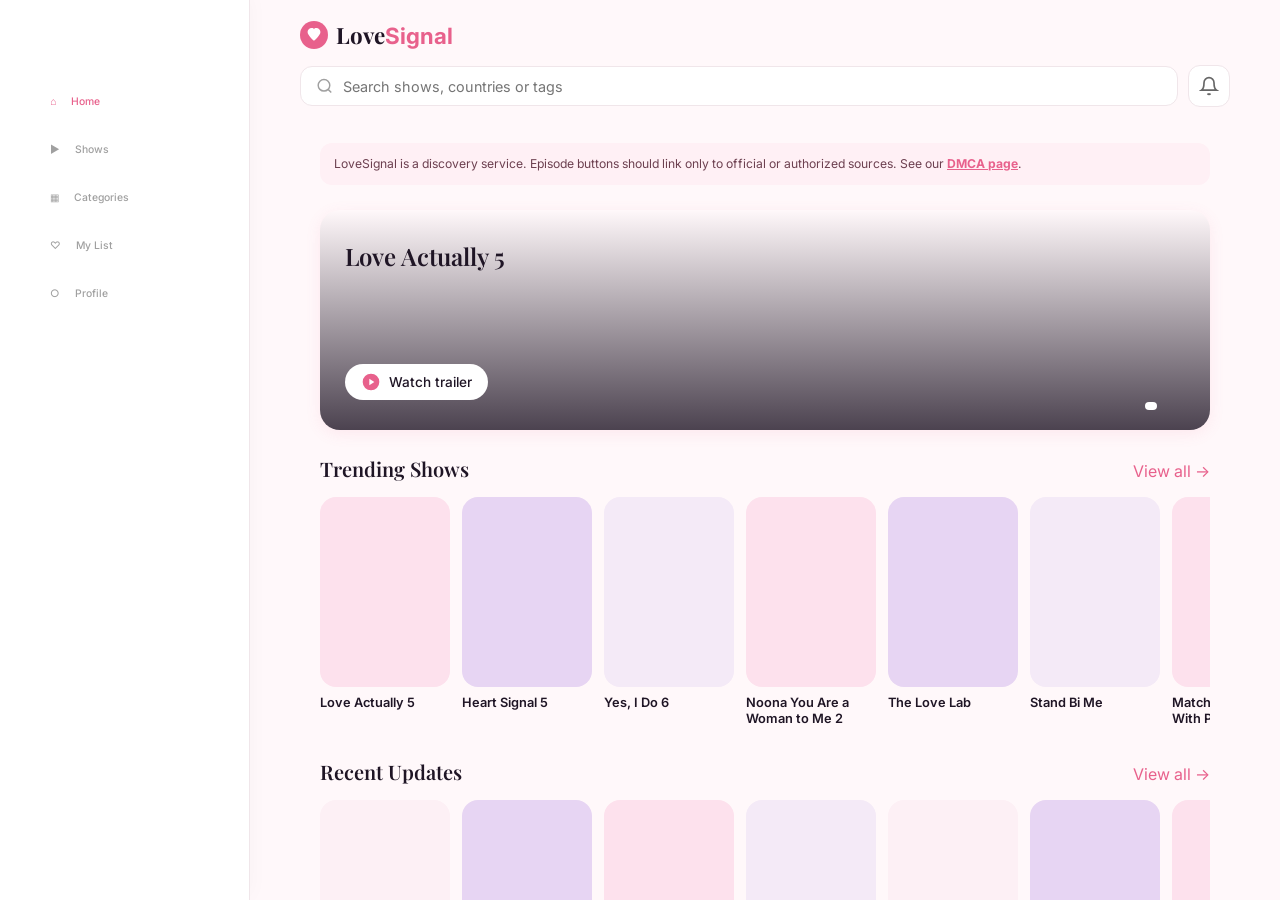
<file: index.html>
<!DOCTYPE html>
<html lang="en">
<head>
    <meta charset="UTF-8">
    <meta name="viewport" content="width=device-width, initial-scale=1.0">
    <meta name="theme-color" content="#E8618C">
    <meta name="description" content="Discover Asian dating reality shows, save a watchlist, explore episode guides, and find official viewing links on LoveSignal.">
    <meta name="robots" content="index,follow,max-image-preview:large">
    <link rel="canonical" href="https://lovesignal520-ui.github.io/lovesignal/">
    <link rel="icon" href="favicon.svg" type="image/svg+xml">
    <link rel="manifest" href="site.webmanifest">

    <meta property="og:type" content="website">
    <meta property="og:site_name" content="LoveSignal">
    <meta property="og:title" content="LoveSignal | Asian Dating Reality Shows">
    <meta property="og:description" content="Track Asian dating reality shows, discover new series, and find official viewing links.">
    <meta property="og:url" content="https://lovesignal520-ui.github.io/lovesignal/">
    <meta name="twitter:card" content="summary">
    <meta name="twitter:title" content="LoveSignal | Asian Dating Reality Shows">
    <meta name="twitter:description" content="Track shows, discover new series, and find official viewing links.">

    <title>LoveSignal | Asian Dating Reality Shows & Romance</title>

    <script async src="https://www.googletagmanager.com/gtag/js?id=G-5QBX6DWXT4"></script>
    <script>
      window.dataLayer = window.dataLayer || [];
      function gtag(){dataLayer.push(arguments);}
      gtag('js', new Date());
      gtag('config', 'G-5QBX6DWXT4', { anonymize_ip: true });
    </script>

    <script type="application/ld+json">
    {
      "@context": "https://schema.org",
      "@type": "WebSite",
      "name": "LoveSignal",
      "url": "https://lovesignal520-ui.github.io/lovesignal/",
      "description": "A discovery and watchlist website for Asian dating reality shows.",
      "potentialAction": {
        "@type": "SearchAction",
        "target": "https://lovesignal520-ui.github.io/lovesignal/?q={search_term_string}",
        "query-input": "required name=search_term_string"
      }
    }
    </script>

    <link rel="preconnect" href="https://fonts.googleapis.com">
    <link rel="preconnect" href="https://fonts.gstatic.com" crossorigin>
    <link href="https://fonts.googleapis.com/css2?family=Inter:wght@400;500;600;700&family=Playfair+Display:wght@500;600;700&display=swap" rel="stylesheet">
    <link rel="stylesheet" href="style.css?v=3">
</head>
<body>
<a class="skip-link" href="#mainContent" style="position:absolute;left:-9999px;top:8px;z-index:9999;background:white;padding:10px;border-radius:8px;">Skip to content</a>
<div class="app-container">
    <header class="app-header">
        <div class="brand-logo" role="button" tabindex="0" aria-label="Go to LoveSignal home" onclick="switchTab('homeView', 0)" onkeydown="if(event.key==='Enter'||event.key===' '){switchTab('homeView',0)}">
            <svg width="28" height="28" viewBox="0 0 24 24" fill="none" aria-hidden="true"><circle cx="12" cy="12" r="12" fill="#E8618C"/><path d="M12 17C12 17 6.5 12.5 6.5 9.5C6.5 7.5 8 6 10 6C11.2 6 11.8 6.5 12 7C12.2 6.5 12.8 6 14 6C16 6 17.5 7.5 17.5 9.5C17.5 12.5 12 17 12 17Z" fill="white"/></svg>
            <h2>Love<span>Signal</span></h2>
        </div>
        <div class="search-row">
            <label class="search-bar" for="searchInput">
                <svg width="18" height="18" viewBox="0 0 24 24" fill="none" stroke="#A0A0A0" stroke-width="2" aria-hidden="true"><circle cx="11" cy="11" r="8"></circle><line x1="21" y1="21" x2="16.65" y2="16.65"></line></svg>
                <input type="search" id="searchInput" placeholder="Search shows, countries or tags" autocomplete="off">
            </label>
            <button class="filter-btn" aria-label="Notifications" onclick="showToast('🔔 No new notifications')">
                <svg width="20" height="20" viewBox="0 0 24 24" fill="none" stroke="#666" stroke-width="2" aria-hidden="true"><path d="M18 8A6 6 0 0 0 6 8c0 7-3 9-3 9h18s-3-2-3-9"></path><path d="M13.73 21a2 2 0 0 1-3.46 0"></path></svg>
            </button>
        </div>
    </header>

    <main class="scroll-content" id="mainContent">
        <div id="homeView" class="view active">
            <p class="site-notice">LoveSignal is a discovery service. Episode buttons should link only to official or authorized sources. See our <a href="dmca.html">DMCA page</a>.</p>
            <section class="section-padding" aria-label="Featured shows">
                <div class="hero-card">
                    <h1 class="serif-title">Featured show</h1>
                    <button id="homeHeroWatchBtn" class="pill-btn watch-btn">
                        <svg width="20" height="20" viewBox="0 0 24 24" fill="none" aria-hidden="true"><circle cx="12" cy="12" r="10" fill="#E8618C"/><path d="M10 8L16 12L10 16V8Z" fill="white"/></svg>
                        Watch trailer
                    </button>
                    <div class="carousel-dots" aria-label="Featured show slides"><button class="dot active" aria-label="Slide 1"></button><button class="dot" aria-label="Slide 2"></button><button class="dot" aria-label="Slide 3"></button></div>
                </div>
            </section>

            <section class="section-padding">
                <div class="section-header"><h2 class="serif-title">Trending Shows</h2><button class="view-all" onclick="switchTab('showsView', 1)">View all →</button></div>
                <div class="horizontal-scroll" id="homeTrendingGrid"></div>
            </section>

            <section class="section-padding">
                <div class="section-header"><h2 class="serif-title">Recent Updates</h2><button class="view-all" onclick="switchTab('showsView', 1)">View all →</button></div>
                <div class="updates-list" id="homeRecentUpdatesList"></div>
            </section>

            <section class="section-padding" style="padding-bottom:30px;">
                <div class="section-header"><h2 class="serif-title">Upcoming Shows</h2></div>
                <div class="horizontal-scroll" id="upcomingShowsList"></div>
            </section>

            <section class="section-padding" style="padding-bottom:30px;">
                <div class="ad-slot" aria-label="Advertisement placeholder">Advertisement area — activate only after approval and label every ad clearly.</div>
            </section>

            <footer class="seo-footer">
                <nav aria-label="Legal and editorial pages">
                    <a href="about.html">About</a><a href="guides/asian-dating-reality-shows-guide.html">Beginner’s Guide</a><a href="guides/where-to-watch-legally.html">Where to Watch</a><a href="privacy.html">Privacy</a><a href="terms.html">Terms</a><a href="dmca.html">DMCA</a><a href="affiliate-disclosure.html">Affiliate Disclosure</a>
                </nav>
                <p>© 2026 LoveSignal. Show names, artwork and trademarks belong to their respective owners.</p>
            </footer>
        </div>

        <div id="showsView" class="view">
            <section class="section-padding" style="padding-top:10px;">
                <h1 class="serif-title" style="font-size:1.5rem;margin-bottom:14px;">Browse Shows</h1>
                <div class="top-tabs" id="showsTopTabs" role="tablist" style="overflow-x:auto;white-space:nowrap;scrollbar-width:none;padding-bottom:5px;">
                    <button class="tab active" role="tab" onclick="switchShowTab(this, 'Recent')">Recent</button>
                    <button class="tab" role="tab" onclick="switchShowTab(this, 'Completed')">Completed</button>
                    <button class="tab" role="tab" onclick="switchShowTab(this, 'New Release')">New Release</button>
                    <button class="tab" role="tab" onclick="switchShowTab(this, 'Upcoming Shows')">Upcoming Shows</button>
                </div>
                <div class="shows-vertical-list" id="showsListContainer"></div>
            </section>
        </div>

        <div id="categoriesView" class="view">
            <section class="section-padding" style="padding-top:10px;">
                <h1 class="serif-title" style="margin-bottom:20px;font-size:1.5rem;">Categories</h1>
                <div class="categories-grid">
                    <button class="cat-card card-pink" onclick="selectCategory('K-Reality')"><span class="cat-icon">🇰🇷</span><span>K-Reality</span></button>
                    <button class="cat-card card-purple" onclick="selectCategory('K-Variety')"><span class="cat-icon">🎭</span><span>K-Variety</span></button>
                    <button class="cat-card card-purple" onclick="selectCategory('J-Reality')"><span class="cat-icon">🇯🇵</span><span>J-Reality</span></button>
                    <button class="cat-card card-pink" onclick="selectCategory('J-Variety')"><span class="cat-icon">🎬</span><span>J-Variety</span></button>
                    <button class="cat-card card-pink" onclick="selectCategory('C-Reality')"><span class="cat-icon">🇨🇳</span><span>C-Reality</span></button>
                    <button class="cat-card card-purple" onclick="selectCategory('C-Variety')"><span class="cat-icon">✨</span><span>C-Variety</span></button>
                    <button class="cat-card card-purple" onclick="selectCategory('Asian-Reality')"><span class="cat-icon">🌏</span><span>Asian Reality</span></button>
                    <button class="cat-card card-pink" onclick="selectCategory('Asian-Variety')"><span class="cat-icon">💗</span><span>Asian Variety</span></button>
                </div>
            </section>
        </div>

        <div id="myListView" class="view">
            <section class="section-padding" style="padding-top:10px;">
                <h1 class="serif-title" style="margin-bottom:20px;font-size:1.5rem;">My List</h1>
                <div class="categories-grid" id="myListContainer"></div>
            </section>
        </div>

        <div id="profileView" class="view">
            <div class="profile-bg-wrap">
                <section class="section-padding profile-header">
                    <div class="avatar-circle" id="profileAvatar" aria-label="Profile avatar">💕</div>
                    <h1 class="serif-title" id="profileName">Name</h1>
                    <p class="profile-bio" id="profileBio"></p>
                    <button class="pill-btn edit-btn" onclick="openProfileModal('Edit Profile')">✎ Edit Profile</button>
                </section>
                <section class="section-padding">
                    <div class="menu-list">
                        <button class="menu-item" onclick="openProfileModal('Feedback')"><span class="menu-left">💬 <span>Feedback</span></span><span class="arrow">›</span></button>
                        <button class="menu-item" onclick="openProfileModal('Request a show')"><span class="menu-left">▶ <span>Request a show</span></span><span class="arrow">›</span></button>
                        <button class="menu-item" onclick="openProfileModal('Support us')"><span class="menu-left">♡ <span>Support LoveSignal</span></span><span class="arrow">›</span></button>
                        <button class="menu-item" onclick="openProfileModal('FAQ')"><span class="menu-left">? <span>FAQ</span></span><span class="arrow">›</span></button>
                        <a class="menu-item" href="terms.html"><span class="menu-left">📄 <span>Terms of Use</span></span><span class="arrow">›</span></a>
                        <a class="menu-item" href="privacy.html"><span class="menu-left">🛡 <span>Privacy Policy</span></span><span class="arrow">›</span></a>
                        <a class="menu-item" href="dmca.html"><span class="menu-left">© <span>DMCA</span></span><span class="arrow">›</span></a>
                        <a class="menu-item" href="affiliate-disclosure.html"><span class="menu-left">🔗 <span>Affiliate Disclosure</span></span><span class="arrow">›</span></a>
                    </div>
                </section>
            </div>
        </div>

        <div id="detailView" class="view">
            <section class="section-padding" style="padding-top:10px;">
                <div class="detail-hero" id="detailHeroBg">
                    <h1 class="serif-title" id="detailHeroTitle">Show details</h1>
                    <button class="pill-btn watch-btn" style="margin-top:15px;">▶ Watch trailer</button>
                </div>
            </section>
            <section class="section-padding">
                <h2 class="serif-title sub-title">Synopsis</h2>
                <div class="synopsis-layout">
                    <div class="synopsis-poster card-pink" id="detailPoster"></div>
                    <div class="synopsis-info">
                        <span class="mini-tag" id="detailBadge">Category</span>
                        <p id="detailDescription" style="font-size:.85rem;line-height:1.5;margin:12px 0;color:var(--text-dark);"></p>
                        <div class="synopsis-tags" id="detailTags"></div>
                        <button id="detailWatchlistBtn" class="pill-btn watch-btn full-width" style="margin-top:15px;">🤍 Add to My List</button>
                        <button class="pill-btn outline-btn full-width" style="margin-top:10px;" onclick="openProfileModal('Support us')">♡ Support LoveSignal</button>
                        <button id="detailShareBtn" class="pill-btn outline-btn full-width" style="margin-top:10px;">🔗 Share</button>
                    </div>
                </div>
            </section>
            <section class="section-padding"><h2 class="serif-title sub-title">Official Episode Links</h2><div id="episode-links-container" class="episode-buttons-wrapper"></div></section>
            <section class="section-padding" style="padding-bottom:30px;"><h2 class="serif-title sub-title">You May Also Like</h2><div class="horizontal-scroll"></div></section>
        </div>
    </main>

    <div class="modal-overlay" id="appModal" role="dialog" aria-modal="true" aria-labelledby="modalTitle">
        <div class="modal-content">
            <div class="modal-header"><h2 class="serif-title" id="modalTitle">Title</h2><button class="close-modal" onclick="closeModal()" aria-label="Close">×</button></div>
            <div class="modal-body" id="modalBody"></div>
        </div>
    </div>
    <div id="appToast" class="toast" role="status" aria-live="polite"></div>

    <nav class="bottom-nav" aria-label="Main navigation">
        <button class="nav-item active" onclick="switchTab('homeView', 0)"><span>⌂</span><span>Home</span></button>
        <button class="nav-item" onclick="switchTab('showsView', 1)"><span>▶</span><span>Shows</span></button>
        <button class="nav-item" onclick="switchTab('categoriesView', 2)"><span>▦</span><span>Categories</span></button>
        <button class="nav-item" onclick="switchTab('myListView', 3)"><span>♡</span><span>My List</span></button>
        <button class="nav-item" onclick="switchTab('profileView', 4)"><span>○</span><span>Profile</span></button>
    </nav>
</div>
<script src="app.js?v=3"></script>
</body>
</html>
</file>
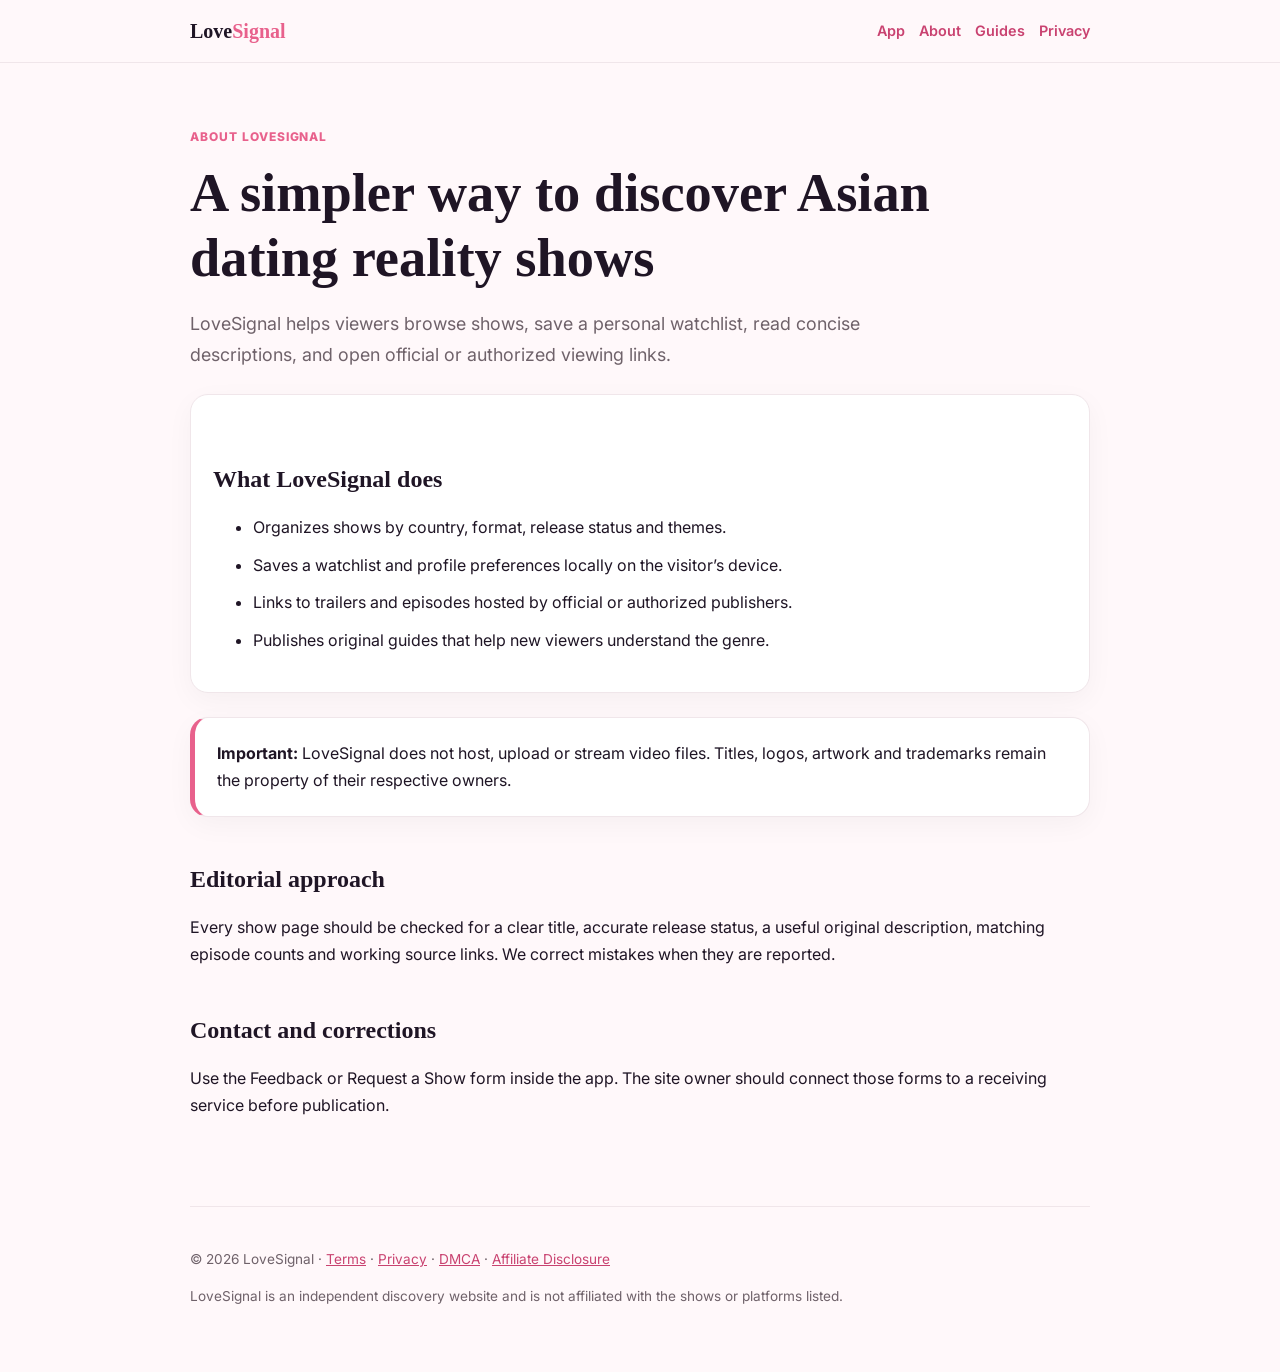
<file: about.html>
<!DOCTYPE html>
<html lang="en"><head><meta charset="UTF-8"><meta name="viewport" content="width=device-width,initial-scale=1"><title>About LoveSignal | Asian Dating Reality Show Discovery</title><meta name="description" content="Learn what LoveSignal does, how show information is selected, and how the site handles official viewing links."><meta name="robots" content="index,follow"><link rel="canonical" href="https://lovesignal520-ui.github.io/lovesignal/about.html"><link rel="icon" href="favicon.svg" type="image/svg+xml"><link rel="preconnect" href="https://fonts.googleapis.com"><link rel="preconnect" href="https://fonts.gstatic.com" crossorigin><link href="https://fonts.googleapis.com/css2?family=Inter:wght@400;600;700;800&display=swap" rel="stylesheet"><link rel="stylesheet" href="content.css"></head><body><header class="site-header"><div class="site-header-inner"><a class="logo" href="index.html">Love<span>Signal</span></a><nav aria-label="Main"><a href="index.html">App</a><a href="about.html">About</a><a href="guides/asian-dating-reality-shows-guide.html">Guides</a><a href="privacy.html">Privacy</a></nav></div></header><main class="page"><p class="eyebrow">About LoveSignal</p><h1>A simpler way to discover Asian dating reality shows</h1><p class="lead">LoveSignal helps viewers browse shows, save a personal watchlist, read concise descriptions, and open official or authorized viewing links.</p><div class="card"><h2>What LoveSignal does</h2><ul><li>Organizes shows by country, format, release status and themes.</li><li>Saves a watchlist and profile preferences locally on the visitor’s device.</li><li>Links to trailers and episodes hosted by official or authorized publishers.</li><li>Publishes original guides that help new viewers understand the genre.</li></ul></div><div class="callout"><strong>Important:</strong> LoveSignal does not host, upload or stream video files. Titles, logos, artwork and trademarks remain the property of their respective owners.</div><h2>Editorial approach</h2><p>Every show page should be checked for a clear title, accurate release status, a useful original description, matching episode counts and working source links. We correct mistakes when they are reported.</p><h2>Contact and corrections</h2><p>Use the Feedback or Request a Show form inside the app. The site owner should connect those forms to a receiving service before publication.</p></main><footer class="site-footer"><p>© 2026 LoveSignal · <a href="terms.html">Terms</a> · <a href="privacy.html">Privacy</a> · <a href="dmca.html">DMCA</a> · <a href="affiliate-disclosure.html">Affiliate Disclosure</a></p><p>LoveSignal is an independent discovery website and is not affiliated with the shows or platforms listed.</p></footer></body></html>
</file>
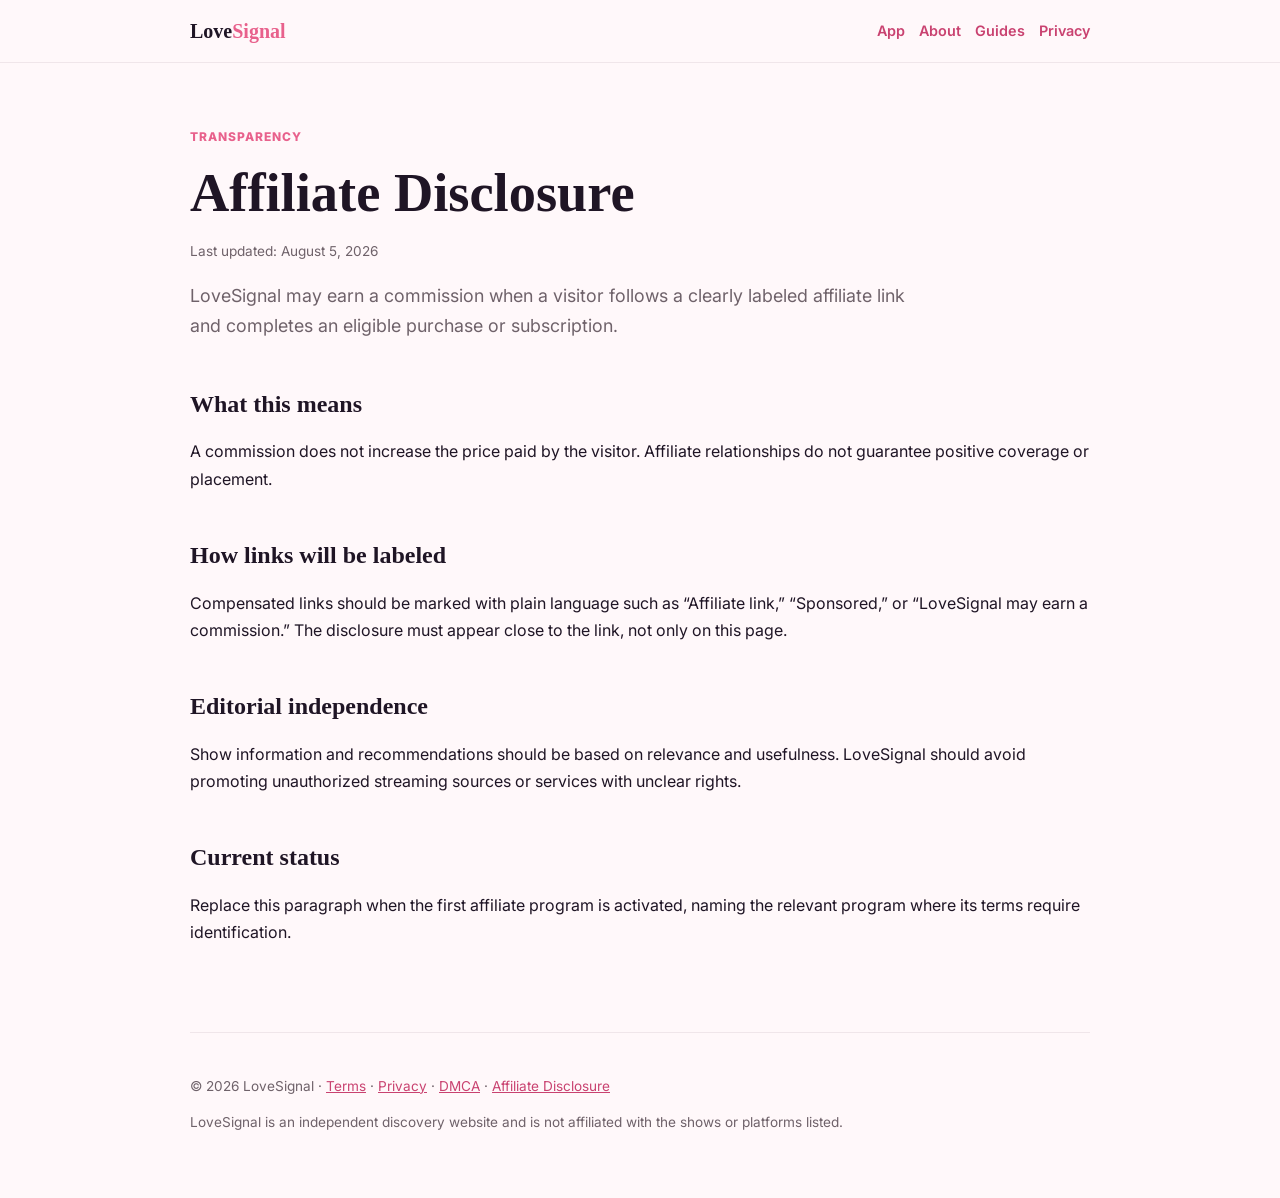
<file: affiliate-disclosure.html>
<!DOCTYPE html>
<html lang="en"><head><meta charset="UTF-8"><meta name="viewport" content="width=device-width,initial-scale=1"><title>Affiliate Disclosure | LoveSignal</title><meta name="description" content="How LoveSignal labels affiliate links, earns commissions and protects editorial independence."><meta name="robots" content="index,follow"><link rel="canonical" href="https://lovesignal520-ui.github.io/lovesignal/affiliate-disclosure.html"><link rel="icon" href="favicon.svg" type="image/svg+xml"><link rel="preconnect" href="https://fonts.googleapis.com"><link rel="preconnect" href="https://fonts.gstatic.com" crossorigin><link href="https://fonts.googleapis.com/css2?family=Inter:wght@400;600;700;800&display=swap" rel="stylesheet"><link rel="stylesheet" href="content.css"></head><body><header class="site-header"><div class="site-header-inner"><a class="logo" href="index.html">Love<span>Signal</span></a><nav aria-label="Main"><a href="index.html">App</a><a href="about.html">About</a><a href="guides/asian-dating-reality-shows-guide.html">Guides</a><a href="privacy.html">Privacy</a></nav></div></header><main class="page"><p class="eyebrow">Transparency</p><h1>Affiliate Disclosure</h1><p class="meta">Last updated: August 5, 2026</p><p class="lead">LoveSignal may earn a commission when a visitor follows a clearly labeled affiliate link and completes an eligible purchase or subscription.</p><h2>What this means</h2><p>A commission does not increase the price paid by the visitor. Affiliate relationships do not guarantee positive coverage or placement.</p><h2>How links will be labeled</h2><p>Compensated links should be marked with plain language such as “Affiliate link,” “Sponsored,” or “LoveSignal may earn a commission.” The disclosure must appear close to the link, not only on this page.</p><h2>Editorial independence</h2><p>Show information and recommendations should be based on relevance and usefulness. LoveSignal should avoid promoting unauthorized streaming sources or services with unclear rights.</p><h2>Current status</h2><p>Replace this paragraph when the first affiliate program is activated, naming the relevant program where its terms require identification.</p></main><footer class="site-footer"><p>© 2026 LoveSignal · <a href="terms.html">Terms</a> · <a href="privacy.html">Privacy</a> · <a href="dmca.html">DMCA</a> · <a href="affiliate-disclosure.html">Affiliate Disclosure</a></p><p>LoveSignal is an independent discovery website and is not affiliated with the shows or platforms listed.</p></footer></body></html>
</file>
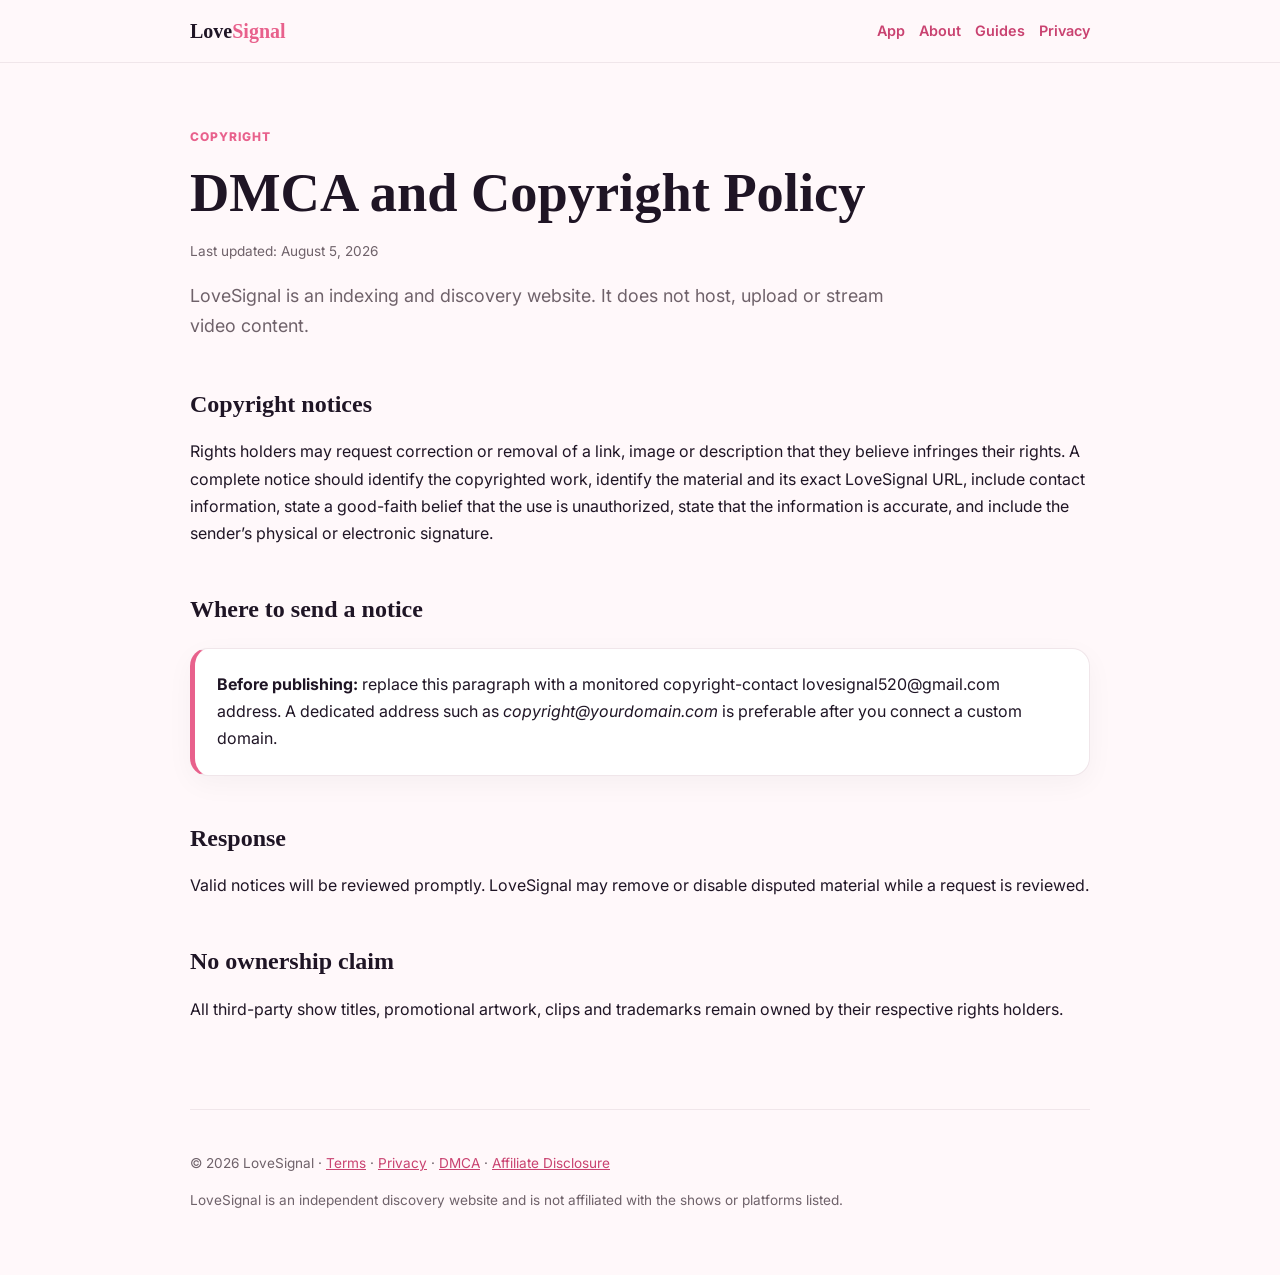
<file: dmca.html>
<!DOCTYPE html>
<html lang="en"><head><meta charset="UTF-8"><meta name="viewport" content="width=device-width,initial-scale=1"><title>DMCA & Copyright Policy | LoveSignal</title><meta name="description" content="LoveSignal copyright policy and instructions for rights holders requesting correction or removal of material."><meta name="robots" content="index,follow"><link rel="canonical" href="https://lovesignal520-ui.github.io/lovesignal/dmca.html"><link rel="icon" href="favicon.svg" type="image/svg+xml"><link rel="preconnect" href="https://fonts.googleapis.com"><link rel="preconnect" href="https://fonts.gstatic.com" crossorigin><link href="https://fonts.googleapis.com/css2?family=Inter:wght@400;600;700;800&display=swap" rel="stylesheet"><link rel="stylesheet" href="content.css"></head><body><header class="site-header"><div class="site-header-inner"><a class="logo" href="index.html">Love<span>Signal</span></a><nav aria-label="Main"><a href="index.html">App</a><a href="about.html">About</a><a href="guides/asian-dating-reality-shows-guide.html">Guides</a><a href="privacy.html">Privacy</a></nav></div></header><main class="page"><p class="eyebrow">Copyright</p><h1>DMCA and Copyright Policy</h1><p class="meta">Last updated: August 5, 2026</p><p class="lead">LoveSignal is an indexing and discovery website. It does not host, upload or stream video content.</p><h2>Copyright notices</h2><p>Rights holders may request correction or removal of a link, image or description that they believe infringes their rights. A complete notice should identify the copyrighted work, identify the material and its exact LoveSignal URL, include contact information, state a good-faith belief that the use is unauthorized, state that the information is accurate, and include the sender’s physical or electronic signature.</p><h2>Where to send a notice</h2><div class="callout"><strong>Before publishing:</strong> replace this paragraph with a monitored copyright-contact lovesignal520@gmail.com address. A dedicated address such as <em>copyright@yourdomain.com</em> is preferable after you connect a custom domain.</div><h2>Response</h2><p>Valid notices will be reviewed promptly. LoveSignal may remove or disable disputed material while a request is reviewed.</p><h2>No ownership claim</h2><p>All third-party show titles, promotional artwork, clips and trademarks remain owned by their respective rights holders.</p></main><footer class="site-footer"><p>© 2026 LoveSignal · <a href="terms.html">Terms</a> · <a href="privacy.html">Privacy</a> · <a href="dmca.html">DMCA</a> · <a href="affiliate-disclosure.html">Affiliate Disclosure</a></p><p>LoveSignal is an independent discovery website and is not affiliated with the shows or platforms listed.</p></footer></body></html>
</file>
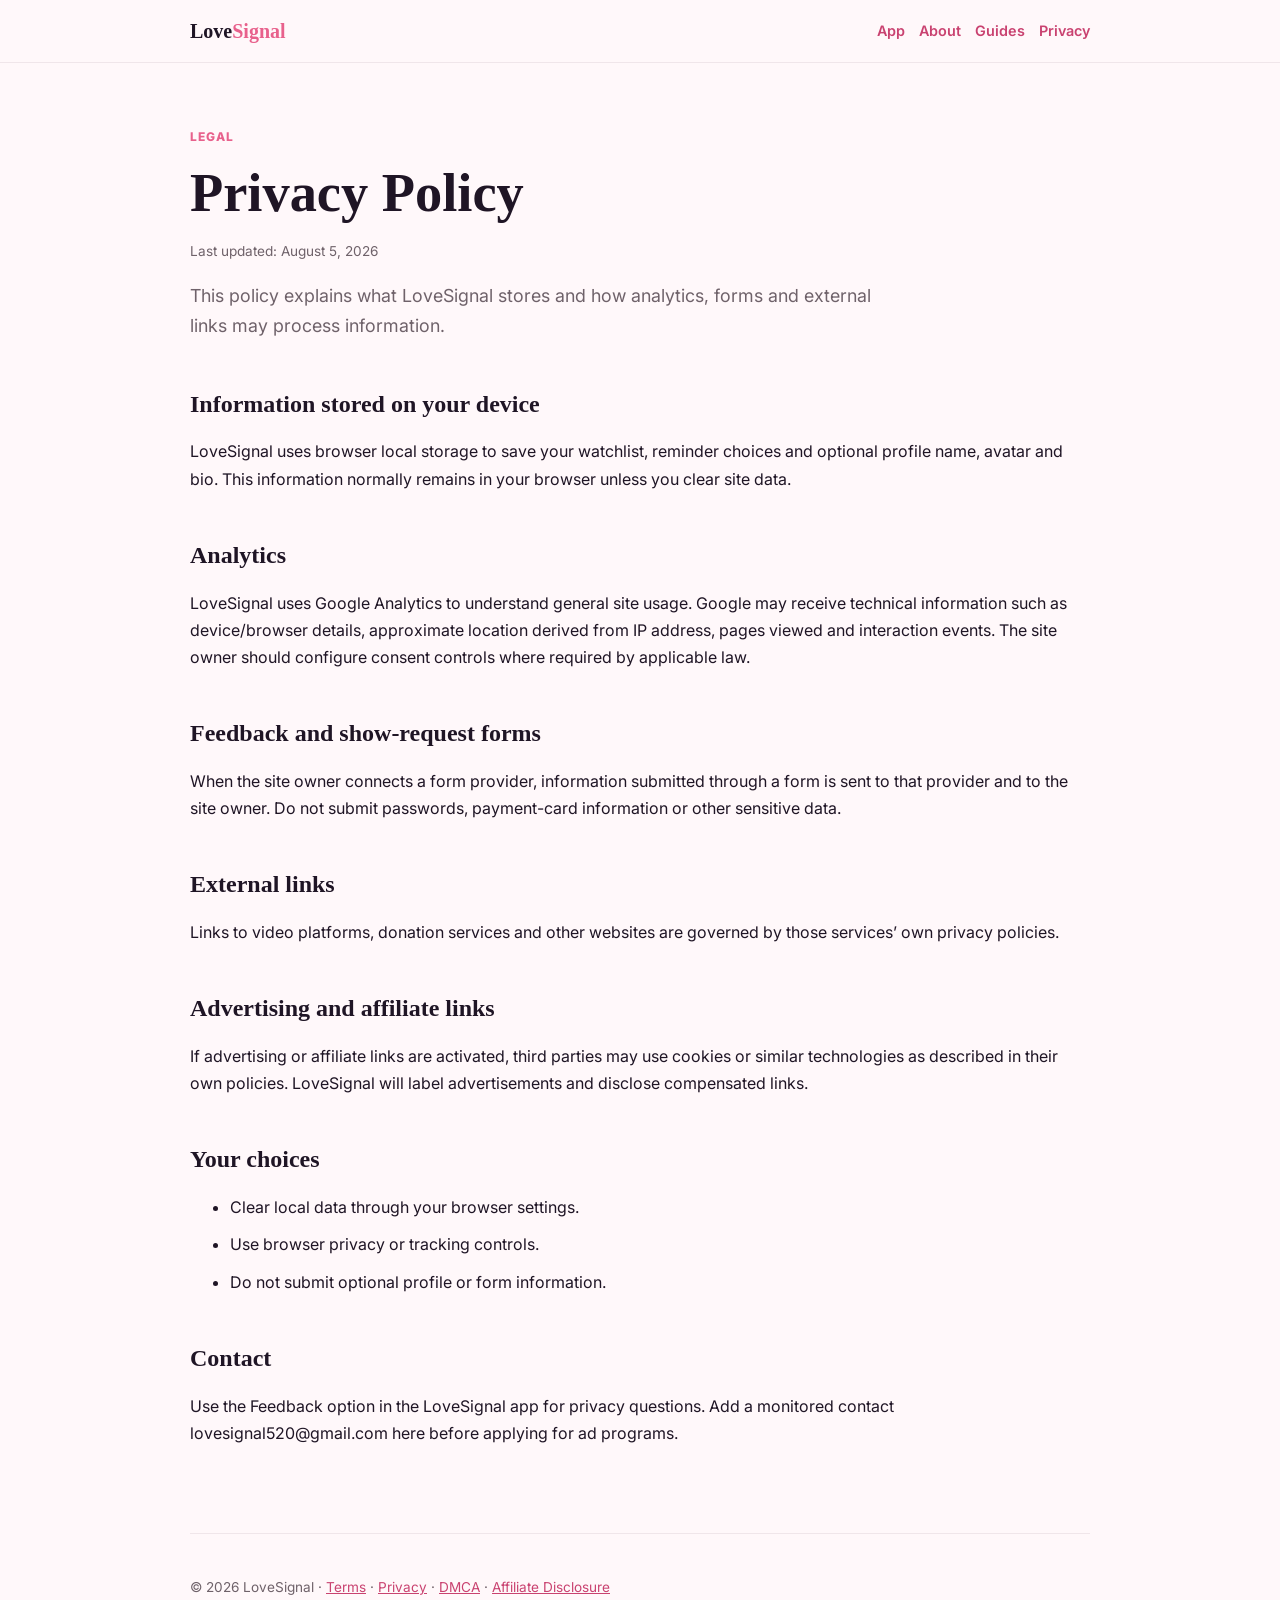
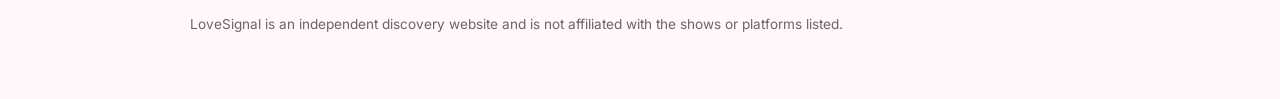
<file: privacy.html>
<!DOCTYPE html>
<html lang="en"><head><meta charset="UTF-8"><meta name="viewport" content="width=device-width,initial-scale=1"><title>Privacy Policy | LoveSignal</title><meta name="description" content="Read how LoveSignal uses local storage, Google Analytics, forms, external links, advertising and affiliate disclosures."><meta name="robots" content="index,follow"><link rel="canonical" href="https://lovesignal520-ui.github.io/lovesignal/privacy.html"><link rel="icon" href="favicon.svg" type="image/svg+xml"><link rel="preconnect" href="https://fonts.googleapis.com"><link rel="preconnect" href="https://fonts.gstatic.com" crossorigin><link href="https://fonts.googleapis.com/css2?family=Inter:wght@400;600;700;800&display=swap" rel="stylesheet"><link rel="stylesheet" href="content.css"></head><body><header class="site-header"><div class="site-header-inner"><a class="logo" href="index.html">Love<span>Signal</span></a><nav aria-label="Main"><a href="index.html">App</a><a href="about.html">About</a><a href="guides/asian-dating-reality-shows-guide.html">Guides</a><a href="privacy.html">Privacy</a></nav></div></header><main class="page"><p class="eyebrow">Legal</p><h1>Privacy Policy</h1><p class="meta">Last updated: August 5, 2026</p><p class="lead">This policy explains what LoveSignal stores and how analytics, forms and external links may process information.</p><h2>Information stored on your device</h2><p>LoveSignal uses browser local storage to save your watchlist, reminder choices and optional profile name, avatar and bio. This information normally remains in your browser unless you clear site data.</p><h2>Analytics</h2><p>LoveSignal uses Google Analytics to understand general site usage. Google may receive technical information such as device/browser details, approximate location derived from IP address, pages viewed and interaction events. The site owner should configure consent controls where required by applicable law.</p><h2>Feedback and show-request forms</h2><p>When the site owner connects a form provider, information submitted through a form is sent to that provider and to the site owner. Do not submit passwords, payment-card information or other sensitive data.</p><h2>External links</h2><p>Links to video platforms, donation services and other websites are governed by those services’ own privacy policies.</p><h2>Advertising and affiliate links</h2><p>If advertising or affiliate links are activated, third parties may use cookies or similar technologies as described in their own policies. LoveSignal will label advertisements and disclose compensated links.</p><h2>Your choices</h2><ul><li>Clear local data through your browser settings.</li><li>Use browser privacy or tracking controls.</li><li>Do not submit optional profile or form information.</li></ul><h2>Contact</h2><p>Use the Feedback option in the LoveSignal app for privacy questions. Add a monitored contact lovesignal520@gmail.com here before applying for ad programs.</p></main><footer class="site-footer"><p>© 2026 LoveSignal · <a href="terms.html">Terms</a> · <a href="privacy.html">Privacy</a> · <a href="dmca.html">DMCA</a> · <a href="affiliate-disclosure.html">Affiliate Disclosure</a></p><p>LoveSignal is an independent discovery website and is not affiliated with the shows or platforms listed.</p></footer></body></html>
</file>
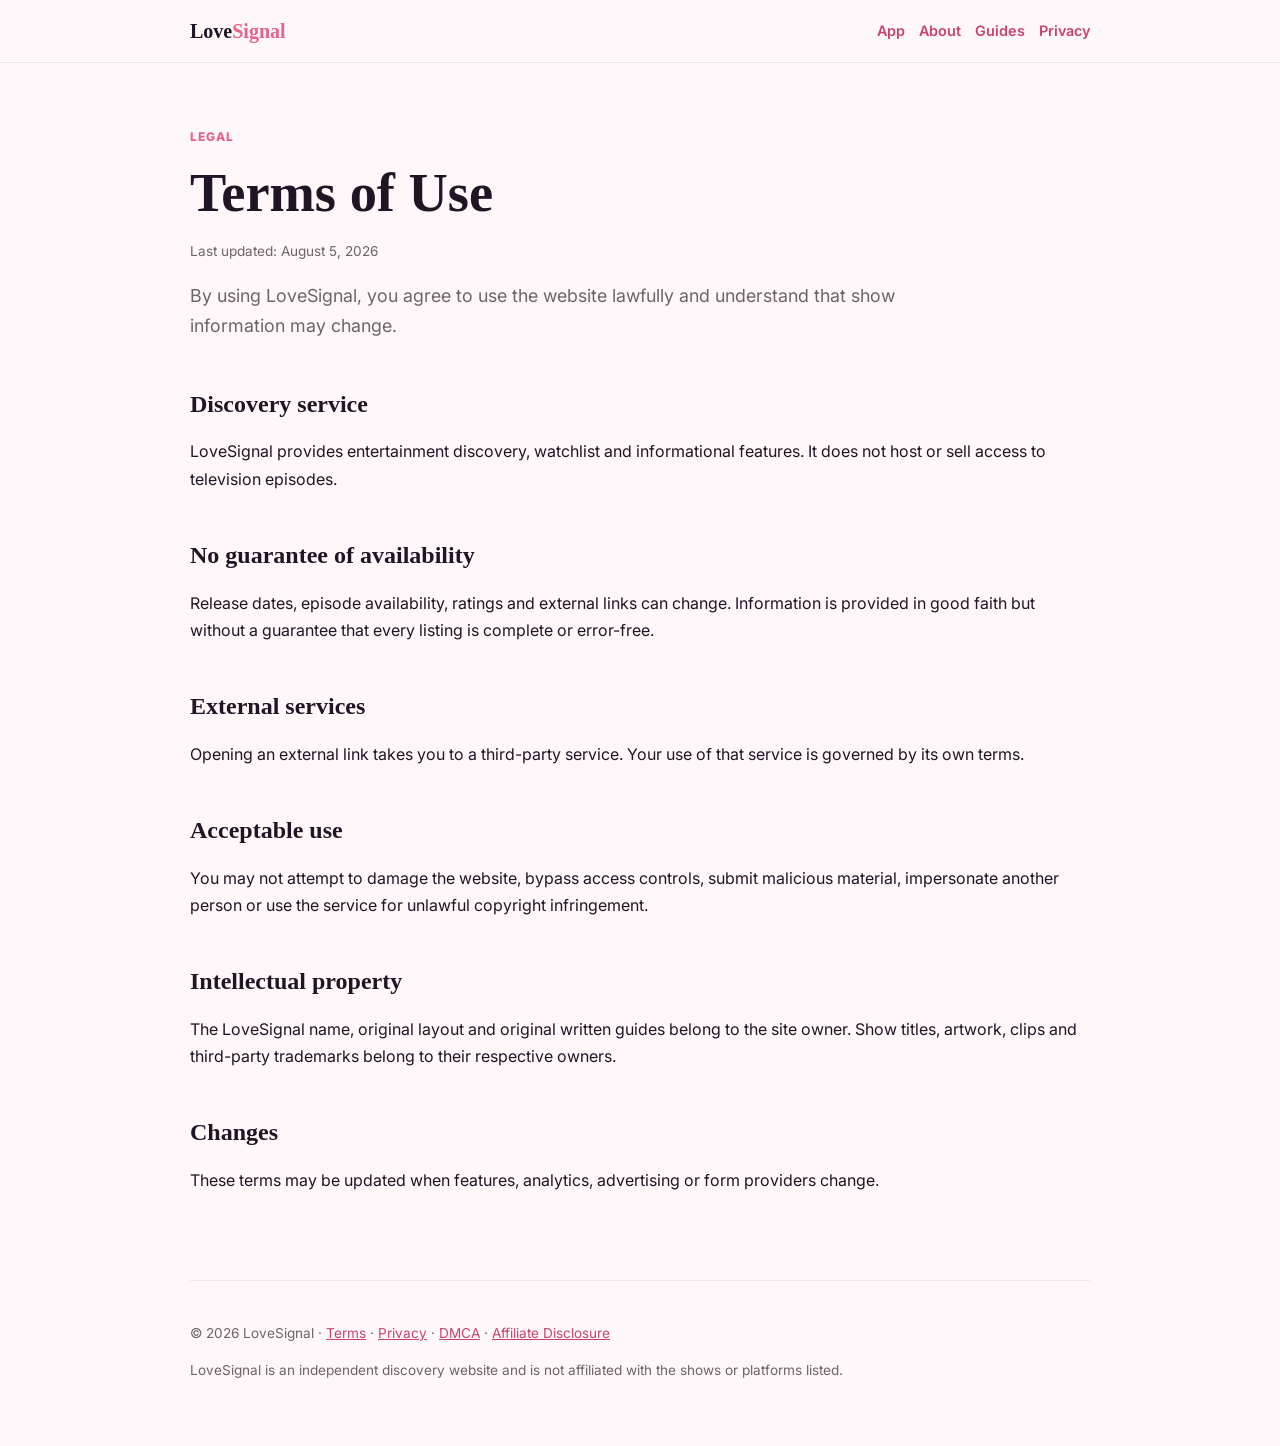
<file: terms.html>
<!DOCTYPE html>
<html lang="en"><head><meta charset="UTF-8"><meta name="viewport" content="width=device-width,initial-scale=1"><title>Terms of Use | LoveSignal</title><meta name="description" content="Terms governing use of LoveSignal, its discovery features, external links, intellectual property and acceptable use."><meta name="robots" content="index,follow"><link rel="canonical" href="https://lovesignal520-ui.github.io/lovesignal/terms.html"><link rel="icon" href="favicon.svg" type="image/svg+xml"><link rel="preconnect" href="https://fonts.googleapis.com"><link rel="preconnect" href="https://fonts.gstatic.com" crossorigin><link href="https://fonts.googleapis.com/css2?family=Inter:wght@400;600;700;800&display=swap" rel="stylesheet"><link rel="stylesheet" href="content.css"></head><body><header class="site-header"><div class="site-header-inner"><a class="logo" href="index.html">Love<span>Signal</span></a><nav aria-label="Main"><a href="index.html">App</a><a href="about.html">About</a><a href="guides/asian-dating-reality-shows-guide.html">Guides</a><a href="privacy.html">Privacy</a></nav></div></header><main class="page"><p class="eyebrow">Legal</p><h1>Terms of Use</h1><p class="meta">Last updated: August 5, 2026</p><p class="lead">By using LoveSignal, you agree to use the website lawfully and understand that show information may change.</p><h2>Discovery service</h2><p>LoveSignal provides entertainment discovery, watchlist and informational features. It does not host or sell access to television episodes.</p><h2>No guarantee of availability</h2><p>Release dates, episode availability, ratings and external links can change. Information is provided in good faith but without a guarantee that every listing is complete or error-free.</p><h2>External services</h2><p>Opening an external link takes you to a third-party service. Your use of that service is governed by its own terms.</p><h2>Acceptable use</h2><p>You may not attempt to damage the website, bypass access controls, submit malicious material, impersonate another person or use the service for unlawful copyright infringement.</p><h2>Intellectual property</h2><p>The LoveSignal name, original layout and original written guides belong to the site owner. Show titles, artwork, clips and third-party trademarks belong to their respective owners.</p><h2>Changes</h2><p>These terms may be updated when features, analytics, advertising or form providers change.</p></main><footer class="site-footer"><p>© 2026 LoveSignal · <a href="terms.html">Terms</a> · <a href="privacy.html">Privacy</a> · <a href="dmca.html">DMCA</a> · <a href="affiliate-disclosure.html">Affiliate Disclosure</a></p><p>LoveSignal is an independent discovery website and is not affiliated with the shows or platforms listed.</p></footer></body></html>
</file>
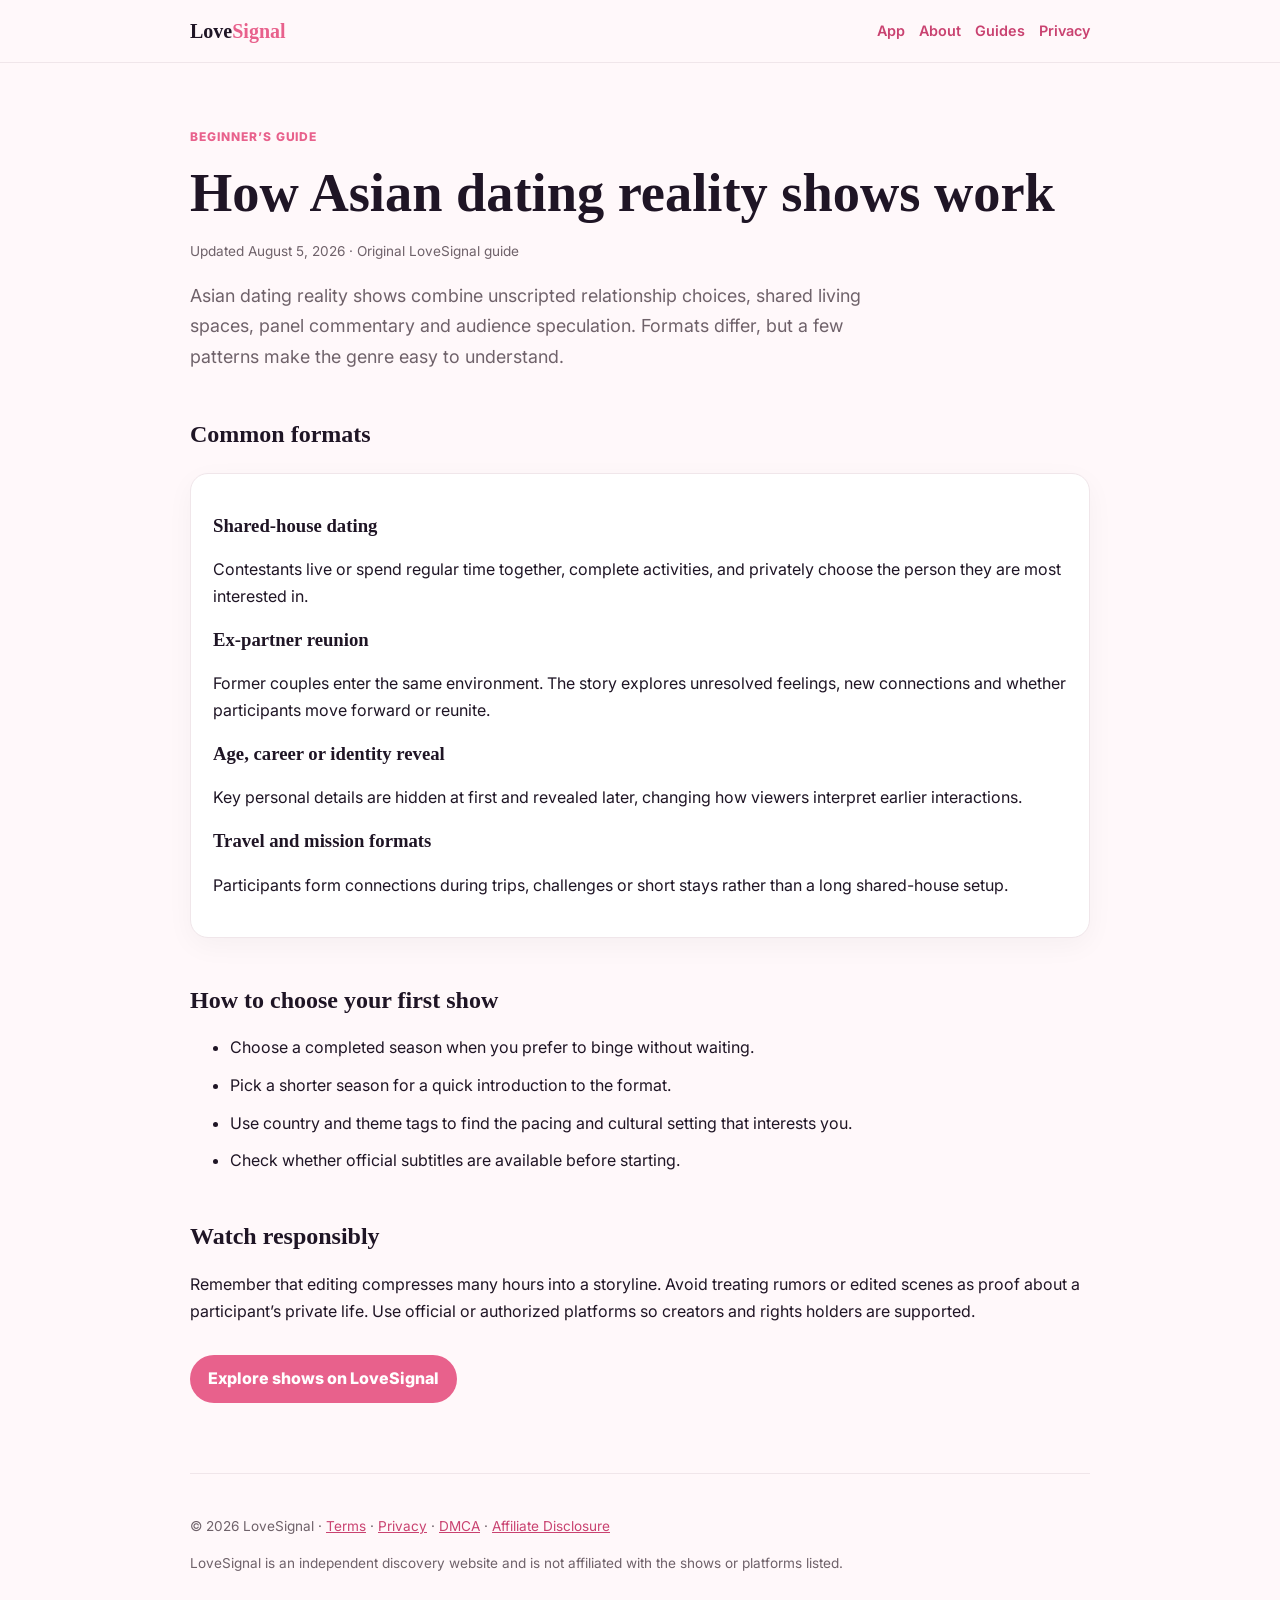
<file: guides/asian-dating-reality-shows-guide.html>
<!DOCTYPE html>
<html lang="en"><head><meta charset="UTF-8"><meta name="viewport" content="width=device-width,initial-scale=1"><title>Asian Dating Reality Shows: A Beginner’s Guide | LoveSignal</title><meta name="description" content="Understand common Asian dating reality show formats, how to choose a first series, and how to watch responsibly."><meta name="robots" content="index,follow"><link rel="canonical" href="https://lovesignal520-ui.github.io/lovesignal/guides/asian-dating-reality-shows-guide.html"><link rel="icon" href="../favicon.svg" type="image/svg+xml"><link rel="preconnect" href="https://fonts.googleapis.com"><link rel="preconnect" href="https://fonts.gstatic.com" crossorigin><link href="https://fonts.googleapis.com/css2?family=Inter:wght@400;600;700;800&display=swap" rel="stylesheet"><link rel="stylesheet" href="../content.css"></head><body><header class="site-header"><div class="site-header-inner"><a class="logo" href="../index.html">Love<span>Signal</span></a><nav aria-label="Main"><a href="../index.html">App</a><a href="../about.html">About</a><a href="asian-dating-reality-shows-guide.html">Guides</a><a href="../privacy.html">Privacy</a></nav></div></header><main class="page"><p class="eyebrow">Beginner’s Guide</p><h1>How Asian dating reality shows work</h1><p class="meta">Updated August 5, 2026 · Original LoveSignal guide</p><p class="lead">Asian dating reality shows combine unscripted relationship choices, shared living spaces, panel commentary and audience speculation. Formats differ, but a few patterns make the genre easy to understand.</p><h2>Common formats</h2><div class="card"><h3>Shared-house dating</h3><p>Contestants live or spend regular time together, complete activities, and privately choose the person they are most interested in.</p><h3>Ex-partner reunion</h3><p>Former couples enter the same environment. The story explores unresolved feelings, new connections and whether participants move forward or reunite.</p><h3>Age, career or identity reveal</h3><p>Key personal details are hidden at first and revealed later, changing how viewers interpret earlier interactions.</p><h3>Travel and mission formats</h3><p>Participants form connections during trips, challenges or short stays rather than a long shared-house setup.</p></div><h2>How to choose your first show</h2><ul><li>Choose a completed season when you prefer to binge without waiting.</li><li>Pick a shorter season for a quick introduction to the format.</li><li>Use country and theme tags to find the pacing and cultural setting that interests you.</li><li>Check whether official subtitles are available before starting.</li></ul><h2>Watch responsibly</h2><p>Remember that editing compresses many hours into a storyline. Avoid treating rumors or edited scenes as proof about a participant’s private life. Use official or authorized platforms so creators and rights holders are supported.</p><a class="button" href="../index.html">Explore shows on LoveSignal</a></main><footer class="site-footer"><p>© 2026 LoveSignal · <a href="../terms.html">Terms</a> · <a href="../privacy.html">Privacy</a> · <a href="../dmca.html">DMCA</a> · <a href="../affiliate-disclosure.html">Affiliate Disclosure</a></p><p>LoveSignal is an independent discovery website and is not affiliated with the shows or platforms listed.</p></footer></body></html>
</file>
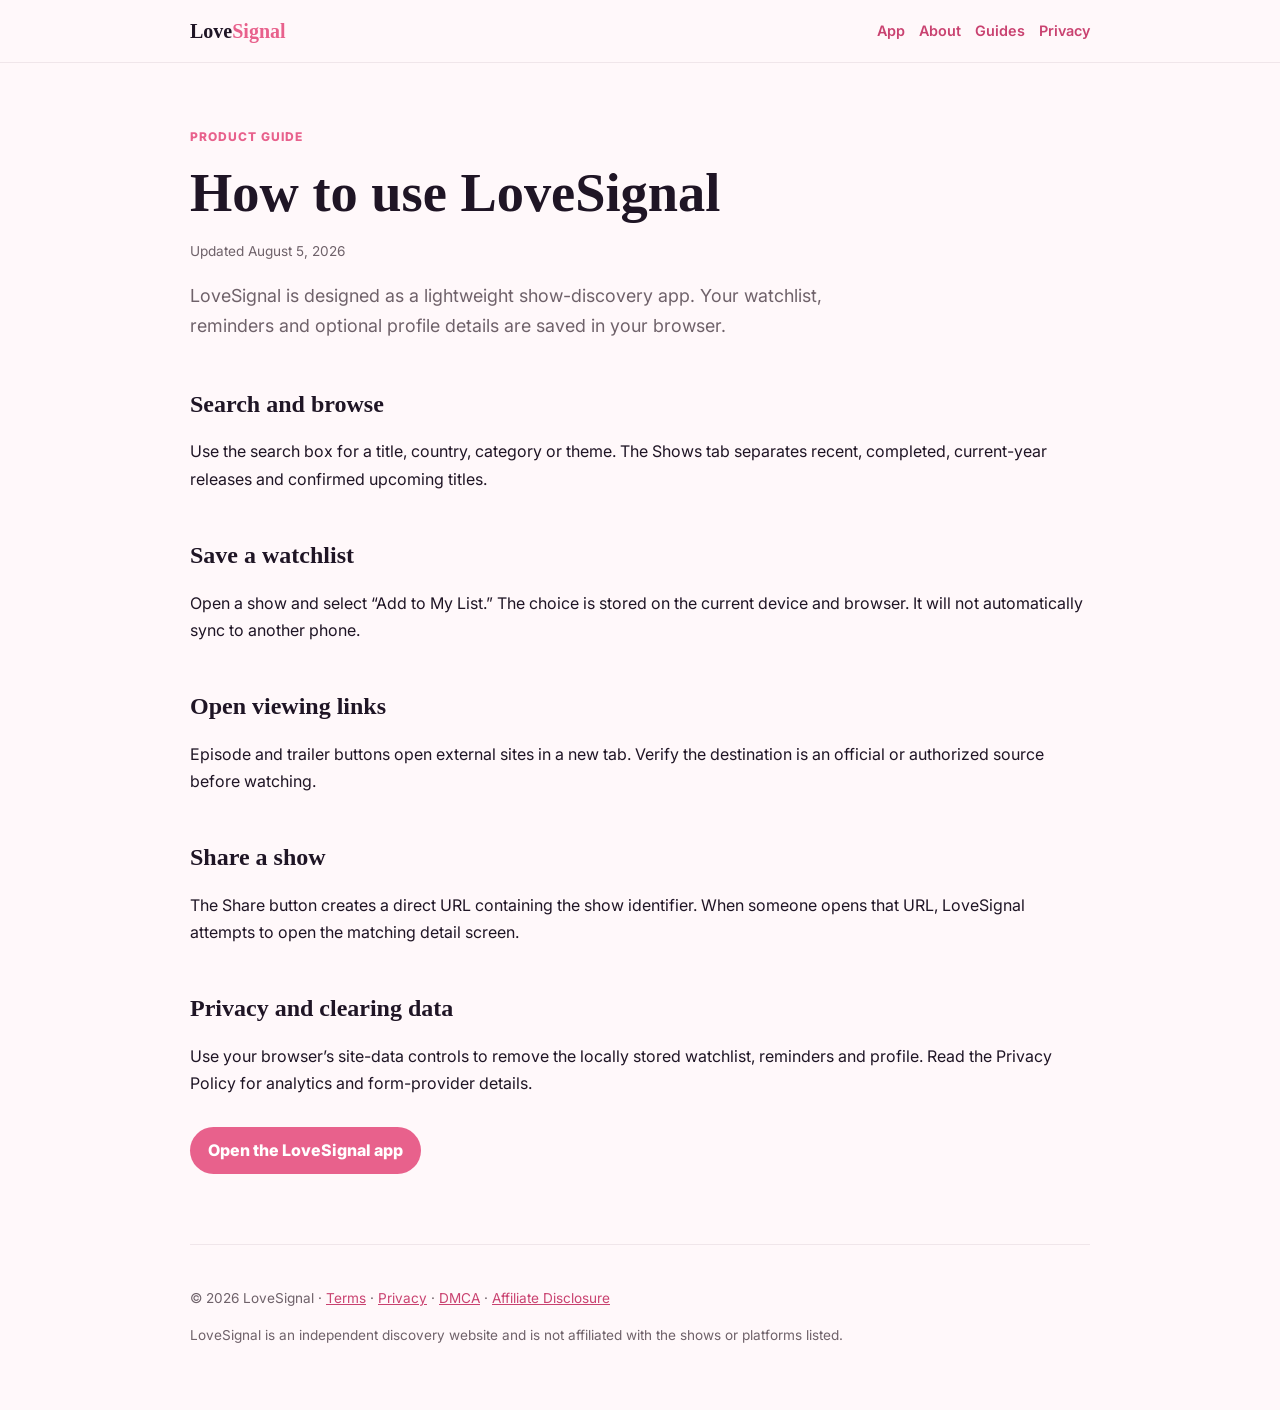
<file: guides/how-to-use-lovesignal.html>
<!DOCTYPE html>
<html lang="en">

<head>
    <meta charset="UTF-8">

    <meta
        name="viewport"
        content="width=device-width, initial-scale=1"
    >

    <title>
        How to Use LoveSignal | Watchlist, Search and Sharing
    </title>

    <meta
        name="description"
        content="Learn how LoveSignal search, watchlist, reminders, direct show links and local browser storage work."
    >

    <meta
        name="robots"
        content="index,follow"
    >

    <link
        rel="canonical"
        href="https://lovesignal520-ui.github.io/lovesignal/guides/how-to-use-lovesignal.html"
    >

    <link
        rel="icon"
        href="../favicon.svg"
        type="image/svg+xml"
    >

    <link
        rel="preconnect"
        href="https://fonts.googleapis.com"
    >

    <link
        rel="preconnect"
        href="https://fonts.gstatic.com"
        crossorigin
    >

    <link
        href="https://fonts.googleapis.com/css2?family=Inter:wght@400;600;700;800&display=swap"
        rel="stylesheet"
    >

    <link
        rel="stylesheet"
        href="../content.css"
    >
</head>

<body>

    <header class="site-header">
        <div class="site-header-inner">

            <a class="logo" href="../index.html">
                Love<span>Signal</span>
            </a>

            <nav aria-label="Main">
                <a href="../index.html">App</a>
                <a href="../about.html">About</a>
                <a href="asian-dating-reality-shows-guide.html">Guides</a>
                <a href="../privacy.html">Privacy</a>
            </nav>

        </div>
    </header>

    <main class="page">

        <p class="eyebrow">
            Product Guide
        </p>

        <h1>
            How to use LoveSignal
        </h1>

        <p class="meta">
            Updated August 5, 2026
        </p>

        <p class="lead">
            LoveSignal is designed as a lightweight show-discovery app.
            Your watchlist, reminders and optional profile details are
            saved in your browser.
        </p>

        <h2>
            Search and browse
        </h2>

        <p>
            Use the search box for a title, country, category or theme.
            The Shows tab separates recent, completed, current-year
            releases and confirmed upcoming titles.
        </p>

        <h2>
            Save a watchlist
        </h2>

        <p>
            Open a show and select “Add to My List.” The choice is stored
            on the current device and browser. It will not automatically
            sync to another phone.
        </p>

        <h2>
            Open viewing links
        </h2>

        <p>
            Episode and trailer buttons open external sites in a new tab.
            Verify the destination is an official or authorized source
            before watching.
        </p>

        <h2>
            Share a show
        </h2>

        <p>
            The Share button creates a direct URL containing the show
            identifier. When someone opens that URL, LoveSignal attempts
            to open the matching detail screen.
        </p>

        <h2>
            Privacy and clearing data
        </h2>

        <p>
            Use your browser’s site-data controls to remove the locally
            stored watchlist, reminders and profile. Read the Privacy
            Policy for analytics and form-provider details.
        </p>

        <a class="button" href="../index.html">
            Open the LoveSignal app
        </a>

    </main>

    <footer class="site-footer">

        <p>
            © 2026 LoveSignal ·
            <a href="../terms.html">Terms</a> ·
            <a href="../privacy.html">Privacy</a> ·
            <a href="../dmca.html">DMCA</a> ·
            <a href="../affiliate-disclosure.html">
                Affiliate Disclosure
            </a>
        </p>

        <p>
            LoveSignal is an independent discovery website and is not
            affiliated with the shows or platforms listed.
        </p>

    </footer>

</body>
</html>
</file>
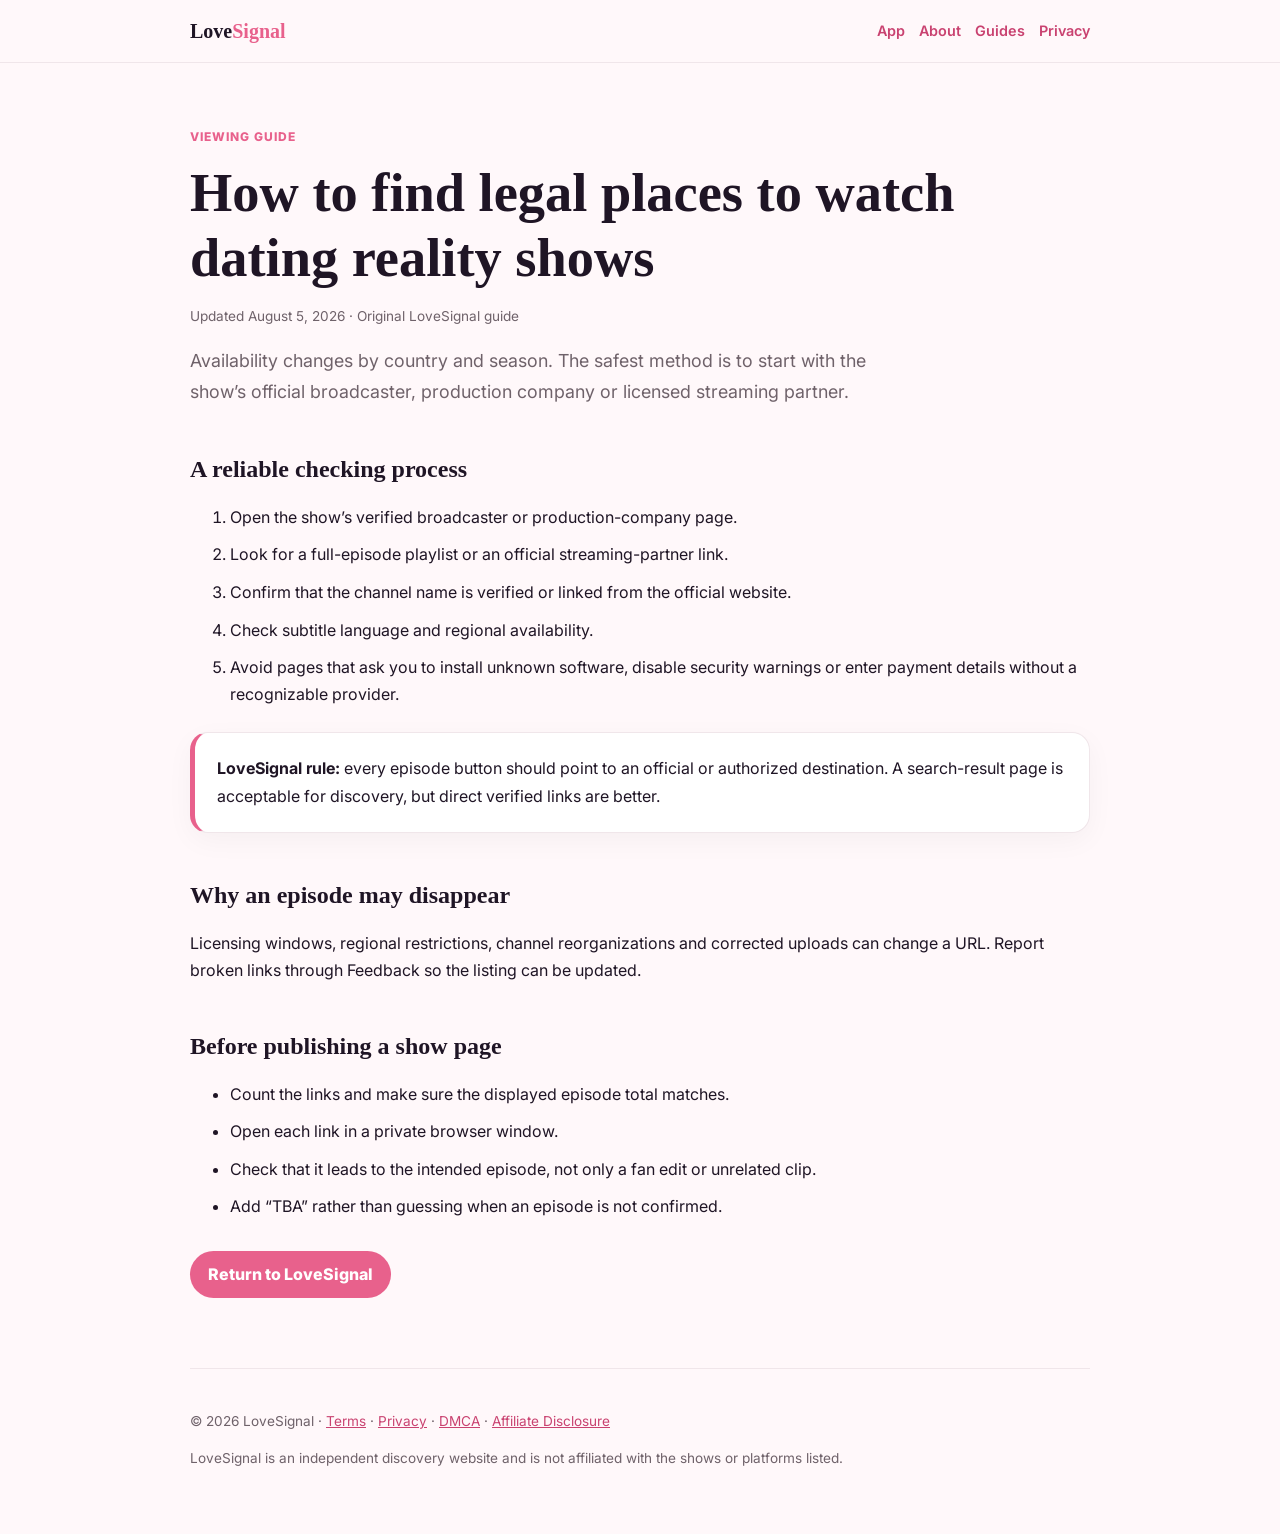
<file: guides/where-to-watch-legally.html>
<!DOCTYPE html>
<html lang="en"><head><meta charset="UTF-8"><meta name="viewport" content="width=device-width,initial-scale=1"><title>Where to Watch Asian Dating Shows Legally | LoveSignal</title><meta name="description" content="A practical process for finding official, authorized and region-appropriate viewing links for Asian dating reality shows."><meta name="robots" content="index,follow"><link rel="canonical" href="https://lovesignal520-ui.github.io/lovesignal/guides/where-to-watch-legally.html"><link rel="icon" href="../favicon.svg" type="image/svg+xml"><link rel="preconnect" href="https://fonts.googleapis.com"><link rel="preconnect" href="https://fonts.gstatic.com" crossorigin><link href="https://fonts.googleapis.com/css2?family=Inter:wght@400;600;700;800&display=swap" rel="stylesheet"><link rel="stylesheet" href="../content.css"></head><body><header class="site-header"><div class="site-header-inner"><a class="logo" href="../index.html">Love<span>Signal</span></a><nav aria-label="Main"><a href="../index.html">App</a><a href="../about.html">About</a><a href="asian-dating-reality-shows-guide.html">Guides</a><a href="../privacy.html">Privacy</a></nav></div></header><main class="page"><p class="eyebrow">Viewing Guide</p><h1>How to find legal places to watch dating reality shows</h1><p class="meta">Updated August 5, 2026 · Original LoveSignal guide</p><p class="lead">Availability changes by country and season. The safest method is to start with the show’s official broadcaster, production company or licensed streaming partner.</p><h2>A reliable checking process</h2><ol><li>Open the show’s verified broadcaster or production-company page.</li><li>Look for a full-episode playlist or an official streaming-partner link.</li><li>Confirm that the channel name is verified or linked from the official website.</li><li>Check subtitle language and regional availability.</li><li>Avoid pages that ask you to install unknown software, disable security warnings or enter payment details without a recognizable provider.</li></ol><div class="callout"><strong>LoveSignal rule:</strong> every episode button should point to an official or authorized destination. A search-result page is acceptable for discovery, but direct verified links are better.</div><h2>Why an episode may disappear</h2><p>Licensing windows, regional restrictions, channel reorganizations and corrected uploads can change a URL. Report broken links through Feedback so the listing can be updated.</p><h2>Before publishing a show page</h2><ul><li>Count the links and make sure the displayed episode total matches.</li><li>Open each link in a private browser window.</li><li>Check that it leads to the intended episode, not only a fan edit or unrelated clip.</li><li>Add “TBA” rather than guessing when an episode is not confirmed.</li></ul><a class="button" href="../index.html">Return to LoveSignal</a></main><footer class="site-footer"><p>© 2026 LoveSignal · <a href="../terms.html">Terms</a> · <a href="../privacy.html">Privacy</a> · <a href="../dmca.html">DMCA</a> · <a href="../affiliate-disclosure.html">Affiliate Disclosure</a></p><p>LoveSignal is an independent discovery website and is not affiliated with the shows or platforms listed.</p></footer></body></html>
</file>
<file: style.css>
/* --- APP DESIGN TOKENS --- */
:root {
    --bg-color: #FFF8FA; 
    --primary-pink: #E8618C; 
    --text-dark: #1F1525; 
    --text-light: #A0A0A0;
    --white: #FFFFFF;
    
    /* Pastel Palette matching Mockups */
    --card-pink: #FDE1ED;
    --card-light-pink: #FDF0F5;
    --card-purple: #E7D5F3;
    --card-light-purple: #F4EAF7;
}

/* --- BASE STYLES --- */
* { box-sizing: border-box; margin: 0; padding: 0; font-family: 'Inter', sans-serif; -webkit-tap-highlight-color: transparent;}
body { background: var(--bg-color); color: var(--text-dark); -webkit-font-smoothing: antialiased; }
.serif-title { font-family: 'Playfair Display', serif; font-weight: 600; color: var(--text-dark); }
.sub-title { font-size: 1.1rem; margin-bottom: 15px; }

/* Mobile App Container Constraint */
.app-container {
    max-width: 480px; margin: 0 auto; background: var(--bg-color);
    height: 100vh; position: relative; overflow: hidden; 
    box-shadow: 0 0 20px rgba(0,0,0,0.05); display: flex; flex-direction: column;
}
.scroll-content { flex: 1; overflow-y: auto; padding-bottom: 90px; }
.section-padding { padding: 0 20px; margin-top: 25px; }

/* Palette Utility Classes */
.card-pink { background-color: var(--card-pink); }
.card-light-pink { background-color: var(--card-light-pink); }
.card-purple { background-color: var(--card-purple); }
.card-light-purple { background-color: var(--card-light-purple); }

/* --- HEADER & SEARCH --- */
.app-header { padding: 15px 20px 10px; background: var(--bg-color); z-index: 100; }
.brand-logo { display: flex; align-items: center; gap: 8px; margin-bottom: 15px; cursor: pointer;}
.brand-logo h2 { font-family: 'Playfair Display', serif; font-size: 1.4rem; font-weight: 700; color: var(--text-dark); }
.brand-logo span { color: var(--primary-pink); }

.search-row { display: flex; gap: 10px; align-items: center; }
.search-bar {
    flex: 1; display: flex; align-items: center; gap: 10px;
    background: var(--white); padding: 10px 15px;
    border-radius: 12px; border: 1px solid #F0E6EA;
}
.search-bar input { border: none; outline: none; width: 100%; font-size: 0.9rem; background: transparent;}
.filter-btn { 
    background: var(--white); border: 1px solid #F0E6EA;
    width: 42px; height: 42px; border-radius: 12px;
    display: flex; justify-content: center; align-items: center;
}

/* --- BUTTONS & TAGS --- */
.pill-btn {
    background: var(--white); border: none; padding: 8px 16px;
    border-radius: 30px; display: inline-flex; align-items: center; justify-content: center; gap: 8px;
    font-weight: 500; font-size: 0.85rem; color: var(--text-dark); cursor: pointer;
}
.outline-btn { border: 1px solid var(--primary-pink); color: var(--primary-pink); background: transparent; }
.full-width { width: 100%; }

.mini-tag { background: #FDE8F3; color: var(--text-dark); font-size: 0.65rem; padding: 4px 10px; border-radius: 12px; font-weight: 600;}
.outline-tag { border: 1px solid #F0E6EA; color: var(--primary-pink); font-size: 0.7rem; padding: 4px 12px; border-radius: 20px; }

/* --- HOME: HERO & CARDS --- */
.hero-card {
    background: linear-gradient(135deg, #FDE1ED 0%, #E7D5F3 100%);
    border-radius: 20px; padding: 30px 25px; height: 220px;
    display: flex; flex-direction: column; justify-content: center; align-items: flex-start;
    position: relative; box-shadow: 0 4px 15px rgba(232, 97, 140, 0.1);
    transition: background-image 0.6s ease-in-out; 
    overflow: hidden;
    cursor: pointer;
}
.hero-card h2 { font-size: 1.8rem; margin-bottom: 20px; z-index: 2; position: relative;}
.hero-card .watch-btn { z-index: 2; position: relative; margin-top: auto; }
.carousel-dots { position: absolute; bottom: 20px; right: 25px; display: flex; gap: 6px; z-index: 2; }
.dot { width: 8px; height: 8px; border-radius: 50%; background: rgba(255,255,255,0.5); cursor: pointer; transition: all 0.3s; }
.dot.active { background: var(--white); width: 12px; border-radius: 10px; }

.section-header { display: flex; justify-content: space-between; align-items: baseline; margin-bottom: 15px; }
.section-header h2 { font-size: 1.25rem; }
.view-all { font-size: 0.8rem; color: var(--primary-pink); font-weight: 500; cursor: pointer; transition: opacity 0.2s; }
.view-all:hover { opacity: 0.7; }

.horizontal-scroll { display: flex; gap: 12px; overflow-x: auto; padding-bottom: 5px; scrollbar-width: none; }
.horizontal-scroll::-webkit-scrollbar { display: none; }
.show-card { border-radius: 16px; flex-shrink: 0; background-size: cover; background-position: center; }
.tall-card { width: 130px; height: 190px; }
.square-card { width: 140px; height: 140px; }

.updates-list { display: flex; flex-direction: column; border-radius: 16px; overflow: hidden; border: 1px solid #F0E6EA; background: var(--white);}
.update-item { display: flex; align-items: center; padding: 12px 15px; border-bottom: 1px solid #F0E6EA; gap: 15px; }
.update-item:last-child { border-bottom: none; }
.update-thumb { width: 60px; height: 40px; border-radius: 8px; }
.update-info { flex: 1; }
.update-info h4 { font-size: 0.9rem; font-weight: 500; }
.update-info p { font-size: 0.75rem; color: var(--primary-pink); margin-top: 2px;}
.arrow { color: var(--text-light); font-size: 1.2rem; }

.upcoming-item { display: flex; flex-direction: column; align-items: center; gap: 12px; flex-shrink: 0; }
.remind-btn { background: transparent; border: 1px solid #E6D0E8; border-radius: 20px; padding: 6px 16px; font-size: 0.75rem; font-weight: 500; color: #7A5C8A; }

/* --- TEXT UNDER POSTERS (WeTV Style) --- */
.scroll-item-wrapper {
  display: flex;
  flex-direction: column;
  width: 130px; 
  flex-shrink: 0; 
  cursor: pointer;
}
.scroll-item-wrapper.square {
  width: 140px; 
}
.card-title-under {
  font-size: 0.8rem;
  font-weight: 600;
  color: var(--text-dark);
  margin-top: 8px;
  width: 100%;
  
  /* NEW: Allows the text to drop to the next line */
  white-space: normal; 
  line-height: 1.3; 
  
  /* NEW: Limits the text to a maximum of 2 lines to keep your grid neat */
  display: -webkit-box;
  -webkit-line-clamp: 2; 
  -webkit-box-orient: vertical;
  overflow: hidden;
}

/* --- SHOWS VIEW (Lists) --- */
.top-tabs { display: flex; gap: 10px; margin-bottom: 20px; }
.tab { padding: 8px 16px; border-radius: 20px; font-size: 0.8rem; font-weight: 600; color: var(--text-dark); background: var(--white); border: 1px solid #F0E6EA; cursor: pointer; transition: all 0.2s; }
.tab:hover { opacity: 0.8; }
.tab.active { background: #FDE8F3; color: var(--primary-pink); border-color: transparent; }

.shows-vertical-list { display: flex; flex-direction: column; gap: 15px; }
.list-card { background: var(--white); border-radius: 20px; padding: 15px; display: flex; gap: 15px; border: 1px solid #F0E6EA; box-shadow: 0 2px 10px rgba(0,0,0,0.02);}
.list-thumb { width: 100px; height: 140px; border-radius: 12px; background-size: cover; background-position: center; display: flex; justify-content: center; align-items: center; flex-shrink: 0;}
.list-thumb svg { width: 30px; height: 30px; opacity: 0.5; }
.list-content { flex: 1; display: flex; flex-direction: column; justify-content: space-between; }
.list-content h3 { font-size: 1.1rem; margin: 8px 0 5px; }
.meta-row { font-size: 0.7rem; color: var(--text-light); display: flex; align-items: center; gap: 8px; margin-bottom: 8px; }
.meta-row span { display: flex; align-items: center; gap: 4px; }
.list-desc { font-size: 0.75rem; color: #666; line-height: 1.4; display: -webkit-box; -webkit-line-clamp: 2; -webkit-box-orient: vertical; overflow: hidden; margin-bottom: 10px;}
.tags-row { display: flex; gap: 8px; flex-wrap: wrap; }

/* --- CATEGORIES VIEW --- */
.categories-grid { display: grid; grid-template-columns: repeat(2, 1fr); gap: 15px; }
.cat-card { border-radius: 20px; padding: 30px 15px; display: flex; flex-direction: column; align-items: center; gap: 15px; cursor: pointer; transition: transform 0.2s; }
.cat-card:active { transform: scale(0.95); }
.cat-icon { width: 48px; height: 48px; background: var(--white); border-radius: 50%; display: flex; justify-content: center; align-items: center; box-shadow: 0 4px 10px rgba(0,0,0,0.05); }
.cat-card span { font-weight: 600; font-size: 0.9rem; }

/* --- MY LIST VIEW --- */
.empty-list-card { background: linear-gradient(135deg, #FDE1ED 0%, #E7D5F3 100%); border-radius: 24px; height: 400px; padding: 30px; }
.add-box { background: var(--white); border-radius: 16px; width: 100px; height: 140px; display: flex; flex-direction: column; justify-content: center; align-items: center; gap: 10px; color: var(--primary-pink); font-weight: 600; }
.add-icon { width: 36px; height: 36px; border-radius: 50%; border: 1px solid var(--primary-pink); display: flex; justify-content: center; align-items: center; font-size: 1.5rem; }

/* --- PROFILE VIEW --- */
.profile-bg-wrap { background: linear-gradient(180deg, #FDE1ED 0%, var(--bg-color) 40%); min-height: 100%; padding-top: 20px; }
.profile-header { display: flex; flex-direction: column; align-items: center; gap: 10px; margin-bottom: 20px; }
.avatar-circle { width: 80px; height: 80px; background: #F4A5C1; border-radius: 50%; display: flex; justify-content: center; align-items: center; box-shadow: 0 4px 15px rgba(232, 97, 140, 0.2); }
.edit-btn { font-size: 0.75rem; color: var(--primary-pink); padding: 6px 16px; }

.menu-list { display: flex; flex-direction: column; gap: 12px; }
.menu-item { background: var(--white); border-radius: 16px; padding: 16px 20px; display: flex; justify-content: space-between; align-items: center; font-size: 0.9rem; font-weight: 500; border: 1px solid #F0E6EA; }
.menu-left { display: flex; align-items: center; gap: 15px; }

/* --- DETAIL VIEW --- */
.detail-hero { background: linear-gradient(135deg, #FDE1ED 0%, #E7D5F3 100%); border-radius: 20px; padding: 30px 25px; height: 220px; display: flex; flex-direction: column; justify-content: center; align-items: flex-start; background-size: cover; background-position: center; position: relative;}
.detail-hero::before { content:''; position:absolute; inset:0; border-radius:20px; background: linear-gradient(to right, rgba(253, 225, 237, 0.9) 0%, rgba(253, 225, 237, 0.3) 100%); }
.detail-hero > * { position: relative; z-index: 2; }
.detail-badge { background: #E7D5F3; color: var(--text-dark); font-size: 0.65rem; padding: 4px 10px; border-radius: 12px; font-weight: 700; margin-bottom: 15px; border: 1px solid rgba(0,0,0,0.1); }
.detail-hero h2 { font-size: 1.8rem; margin-bottom: 5px; }
.detail-hero p { font-size: 0.8rem; color: var(--text-dark); font-weight: 500; }

.synopsis-layout { display: flex; gap: 20px; }
.synopsis-poster { width: 120px; height: 180px; border-radius: 16px; flex-shrink: 0; background-size: cover; background-position: center;}
.synopsis-info { flex: 1; display: flex; flex-direction: column; align-items: flex-start; }
.skeleton-lines { width: 100%; margin: 15px 0; }
.line { height: 8px; background: #EFE4F5; border-radius: 4px; margin-bottom: 8px; width: 100%; }
.line.short { width: 60%; }
.synopsis-tags { display: flex; gap: 8px; flex-wrap: wrap; }

.episodes-grid { display: grid; grid-template-columns: 1fr 1fr; gap: 12px; }
.ep-box { padding: 15px; border-radius: 16px; }
.ep-box h4 { font-size: 0.9rem; margin-bottom: 5px; }
.play-text { font-size: 0.75rem; color: var(--primary-pink); display: flex; align-items: center; gap: 5px; font-weight: 500; }

.related-card { position: relative; }
.play-icon { width: 24px; height: 24px; position: absolute; bottom: 10px; right: 10px; }

/* --- BOTTOM NAVIGATION BAR --- */
.bottom-nav {
    position: fixed; bottom: 0; width: 100%; max-width: 480px;
    background: var(--white); border-top-left-radius: 24px; border-top-right-radius: 24px;
    display: flex; justify-content: space-around; padding: 15px 10px 25px;
    box-shadow: 0 -4px 20px rgba(0,0,0,0.03); z-index: 1000;
}
.nav-item { display: flex; flex-direction: column; align-items: center; gap: 5px; color: #A0A0A0; cursor: pointer; transition: color 0.2s; }
.nav-item svg { width: 24px; height: 24px; }
.nav-item span { font-size: 0.65rem; font-weight: 500; }
.nav-item.active { color: var(--primary-pink); }

/* --- ROUTING --- */
.view { display: none; animation: fadeIn 0.2s ease-in; }
.view.active { display: block; }
@keyframes fadeIn { from { opacity: 0; } to { opacity: 1; } }
/* --- TOAST NOTIFICATIONS --- */
.toast {
    position: fixed; top: -60px; left: 50%; transform: translateX(-50%);
    background: var(--text-dark); color: var(--white); padding: 12px 24px;
    border-radius: 30px; font-size: 0.85rem; font-weight: 500;
    z-index: 9999; transition: top 0.3s cubic-bezier(0.68, -0.55, 0.265, 1.55);
    box-shadow: 0 4px 15px rgba(0,0,0,0.2); white-space: nowrap;
}
.toast.show { top: 20px; }
/* --- MODAL / BOTTOM SHEET --- */
.modal-overlay {
    position: absolute; top: 0; left: 0; width: 100%; height: 100%;
    background: rgba(31, 21, 37, 0.4); backdrop-filter: blur(4px); -webkit-backdrop-filter: blur(4px);
    z-index: 2000; display: flex; align-items: flex-end; justify-content: center;
    opacity: 0; pointer-events: none; transition: opacity 0.3s ease;
}
.modal-overlay.active { opacity: 1; pointer-events: auto; }
.modal-content {
    background: var(--white); width: 100%; max-width: 480px;
    border-top-left-radius: 24px; border-top-right-radius: 24px;
    padding: 25px 20px 40px; transform: translateY(100%);
    transition: transform 0.3s cubic-bezier(0.175, 0.885, 0.32, 1.1);
    max-height: 80vh; overflow-y: auto;
}
.modal-overlay.active .modal-content { transform: translateY(0); }
.modal-header { display: flex; justify-content: space-between; align-items: center; margin-bottom: 20px; }
.close-modal { font-size: 1.8rem; color: var(--text-light); cursor: pointer; line-height: 1; margin-top: -5px; }

/* Modal Form Inputs */
.modal-input { width: 100%; padding: 12px 15px; border: 1px solid #F0E6EA; border-radius: 12px; margin-bottom: 15px; font-family: 'Inter', sans-serif; outline: none; }
.modal-input:focus { border-color: var(--primary-pink); }
.modal-textarea { width: 100%; padding: 12px 15px; border: 1px solid #F0E6EA; border-radius: 12px; margin-bottom: 15px; font-family: 'Inter', sans-serif; resize: none; height: 120px; outline: none; }
.modal-textarea:focus { border-color: var(--primary-pink); }

/* ==========================================
   13. DESKTOP & TABLET RESPONSIVENESS
   ========================================== */

@media (min-width: 768px) {
    html, body, .app-container {
        max-width: 100% !important;
        width: 100% !important;
        margin: 0 !important;
        display: block !important; 
        overflow: hidden !important; 
    }
    
    .view, .profile-bg-wrap {
        max-width: 100% !important;
        width: 100% !important;
        height: auto !important; 
    }

    .bottom-nav {
        top: 0; left: 0; bottom: auto;
        width: 250px; height: 100vh;
        flex-direction: column; justify-content: flex-start;
        padding-top: 80px;
        border-top: none; border-right: 1px solid #F0E6EA;
        border-radius: 0;
        background: var(--white);
        position: fixed !important; 
    }
    
    .nav-item {
        flex-direction: row; justify-content: flex-start;
        padding: 15px 40px; margin-bottom: 5px; gap: 15px;
        font-size: 1rem; width: 100%;
    }
    
    .app-header {
        margin-left: 250px !important; 
        width: calc(100% - 250px) !important;
        padding: 20px 50px !important;
        box-sizing: border-box !important;
        position: relative !important; 
        z-index: 10 !important;
        left: 0 !important;
        max-width: 100% !important; 
    }
    .scroll-content {
        margin-left: 250px !important;
        width: calc(100% - 250px) !important;
        padding: 0 50px 80px 50px !important;
        box-sizing: border-box !important;
        max-width: 100% !important;
        
        height: 100vh !important;      
        overflow-y: auto !important;   
        overflow-x: hidden !important;
    }

    .categories-grid { grid-template-columns: repeat(4, 1fr); gap: 20px; }
    .episodes-grid { grid-template-columns: repeat(4, 1fr); }
    
    .shows-vertical-list { display: grid; grid-template-columns: repeat(2, 1fr); gap: 20px; }
    .list-card { margin-bottom: 0; } 

    #myListContainer { display: grid; grid-template-columns: repeat(4, 1fr); gap: 20px; }
    
    .modal-content { max-width: 600px; padding: 40px 30px; }
}

@media (min-width: 1200px) {
    .categories-grid { grid-template-columns: repeat(6, 1fr); }
    .shows-vertical-list { grid-template-columns: repeat(3, 1fr); }
    #myListContainer { grid-template-columns: repeat(5, 1fr); }
}

/* --- EPISODE BUTTONS --- */
.episode-buttons-wrapper {
  display: flex;
  flex-wrap: wrap;
  gap: 10px;
  margin-top: 5px;
}

.episode-btn {
  background-color: #ffb6c1; 
  color: white;
  padding: 8px 16px;
  border-radius: 20px;
  text-decoration: none;
  font-weight: bold;
  font-size: 14px;
  text-align: center;
}

.episode-btn:hover {
  background-color: #ff9eaa;
}


/* =========================================================
   LOVESIGNAL V2 ACCESSIBILITY + SEO CONTENT UPGRADES
   ========================================================= */
:focus-visible {
    outline: 3px solid rgba(232, 97, 140, 0.45);
    outline-offset: 3px;
}

button, .nav-item, .tab, .view-all, .menu-item, .show-card, .list-card {
    touch-action: manipulation;
}

button:disabled {
    cursor: not-allowed;
    opacity: 0.65;
}

.profile-bio {
    max-width: 320px;
    margin: 7px auto 0;
    color: var(--text-light);
    font-size: 0.82rem;
    line-height: 1.45;
    text-align: center;
}

.content-empty-state {
    width: 100%;
    min-width: 260px;
    padding: 24px 20px;
    border: 1px dashed #D9C5CC;
    border-radius: 16px;
    background: rgba(255, 255, 255, 0.72);
    color: var(--text-light);
    display: flex;
    flex-direction: column;
    gap: 6px;
    text-align: center;
    line-height: 1.45;
}

.content-empty-state strong { color: var(--text-dark); }

.saved-show-card {
    display: flex;
    flex-direction: column;
    gap: 8px;
    min-width: 0;
}

.saved-show-card .show-card { width: 100%; }
.saved-show-card .card-title-under {
    overflow: hidden;
    text-overflow: ellipsis;
    white-space: nowrap;
}

.site-notice {
    margin: 16px 20px 0;
    padding: 12px 14px;
    border-radius: 12px;
    background: #FFF0F5;
    color: #6D4050;
    font-size: 0.76rem;
    line-height: 1.45;
}

.site-notice a { color: var(--primary-pink); font-weight: 700; }

.seo-footer {
    padding: 24px 20px 110px;
    color: #725F68;
    font-size: 0.76rem;
    line-height: 1.7;
    text-align: center;
}

.seo-footer nav {
    display: flex;
    flex-wrap: wrap;
    justify-content: center;
    gap: 8px 14px;
    margin-bottom: 10px;
}

.seo-footer a { color: var(--primary-pink); text-decoration: none; font-weight: 600; }

.ad-slot {
    width: min(100%, 360px);
    min-height: 90px;
    margin: 0 auto;
    border: 1px dashed #D9C5CC;
    border-radius: 12px;
    background: #F8F0F3;
    display: grid;
    place-items: center;
    color: #9C8B92;
    font-size: 0.72rem;
    text-align: center;
    padding: 10px;
}

@media (prefers-reduced-motion: reduce) {
    *, *::before, *::after {
        scroll-behavior: auto !important;
        animation-duration: 0.01ms !important;
        animation-iteration-count: 1 !important;
        transition-duration: 0.01ms !important;
    }
}

/* Normalize interactive elements introduced in the semantic V2 markup. */
.view-all, .nav-item, .menu-item, .cat-card, .close-modal, .dot {
    font: inherit;
}
.view-all, .nav-item, .close-modal, .dot {
    border: 0;
    background: transparent;
}
.nav-item { min-width: 54px; }
.menu-item { width: 100%; color: var(--text-dark); text-decoration: none; cursor: pointer; }
.cat-card { width: 100%; border: 0; color: var(--text-dark); }
.close-modal { cursor: pointer; color: var(--text-dark); font-size: 1.6rem; line-height: 1; }
.carousel-dots .dot { padding: 0; }
.skip-link:focus { left: 8px !important; }
</file>
<file: content.css>
:root{--pink:#E8618C;--ink:#1F1525;--muted:#6F626A;--bg:#FFF8FA;--card:#fff;--line:#F0E6EA}
*{box-sizing:border-box}body{margin:0;background:var(--bg);color:var(--ink);font-family:Inter,system-ui,-apple-system,sans-serif;line-height:1.7}
a{color:#C94270}.site-header{position:sticky;top:0;background:rgba(255,248,250,.94);backdrop-filter:blur(10px);border-bottom:1px solid var(--line);z-index:5}.site-header-inner,.page,.site-footer{width:min(900px,calc(100% - 36px));margin:auto}.site-header-inner{display:flex;align-items:center;justify-content:space-between;gap:20px;padding:14px 0}.logo{font-family:Georgia,serif;font-weight:800;text-decoration:none;color:var(--ink);font-size:1.25rem}.logo span{color:var(--pink)}nav{display:flex;gap:14px;flex-wrap:wrap}nav a{text-decoration:none;font-size:.9rem;font-weight:600}.page{padding:52px 0 70px}.eyebrow{color:var(--pink);font-weight:800;text-transform:uppercase;letter-spacing:.08em;font-size:.75rem}h1,h2,h3{font-family:Georgia,serif;line-height:1.2}h1{font-size:clamp(2rem,6vw,3.4rem);margin:.25em 0}h2{margin-top:2em}.lead{font-size:1.12rem;color:var(--muted);max-width:720px}.card,.callout{background:var(--card);border:1px solid var(--line);border-radius:18px;padding:22px;margin:24px 0;box-shadow:0 8px 28px rgba(31,21,37,.04)}.callout{border-left:5px solid var(--pink)}li{margin:.65em 0}.meta{color:var(--muted);font-size:.85rem}.button{display:inline-flex;background:var(--pink);color:#fff!important;text-decoration:none;font-weight:800;border-radius:999px;padding:10px 18px;margin-top:14px}.site-footer{padding:28px 0 50px;border-top:1px solid var(--line);color:var(--muted);font-size:.85rem}.legal-note{font-size:.86rem;color:var(--muted)}table{width:100%;border-collapse:collapse;background:white}th,td{text-align:left;border:1px solid var(--line);padding:10px;vertical-align:top}@media(max-width:650px){.site-header-inner{align-items:flex-start;flex-direction:column}.page{padding-top:34px}table{font-size:.82rem}}
</file>
